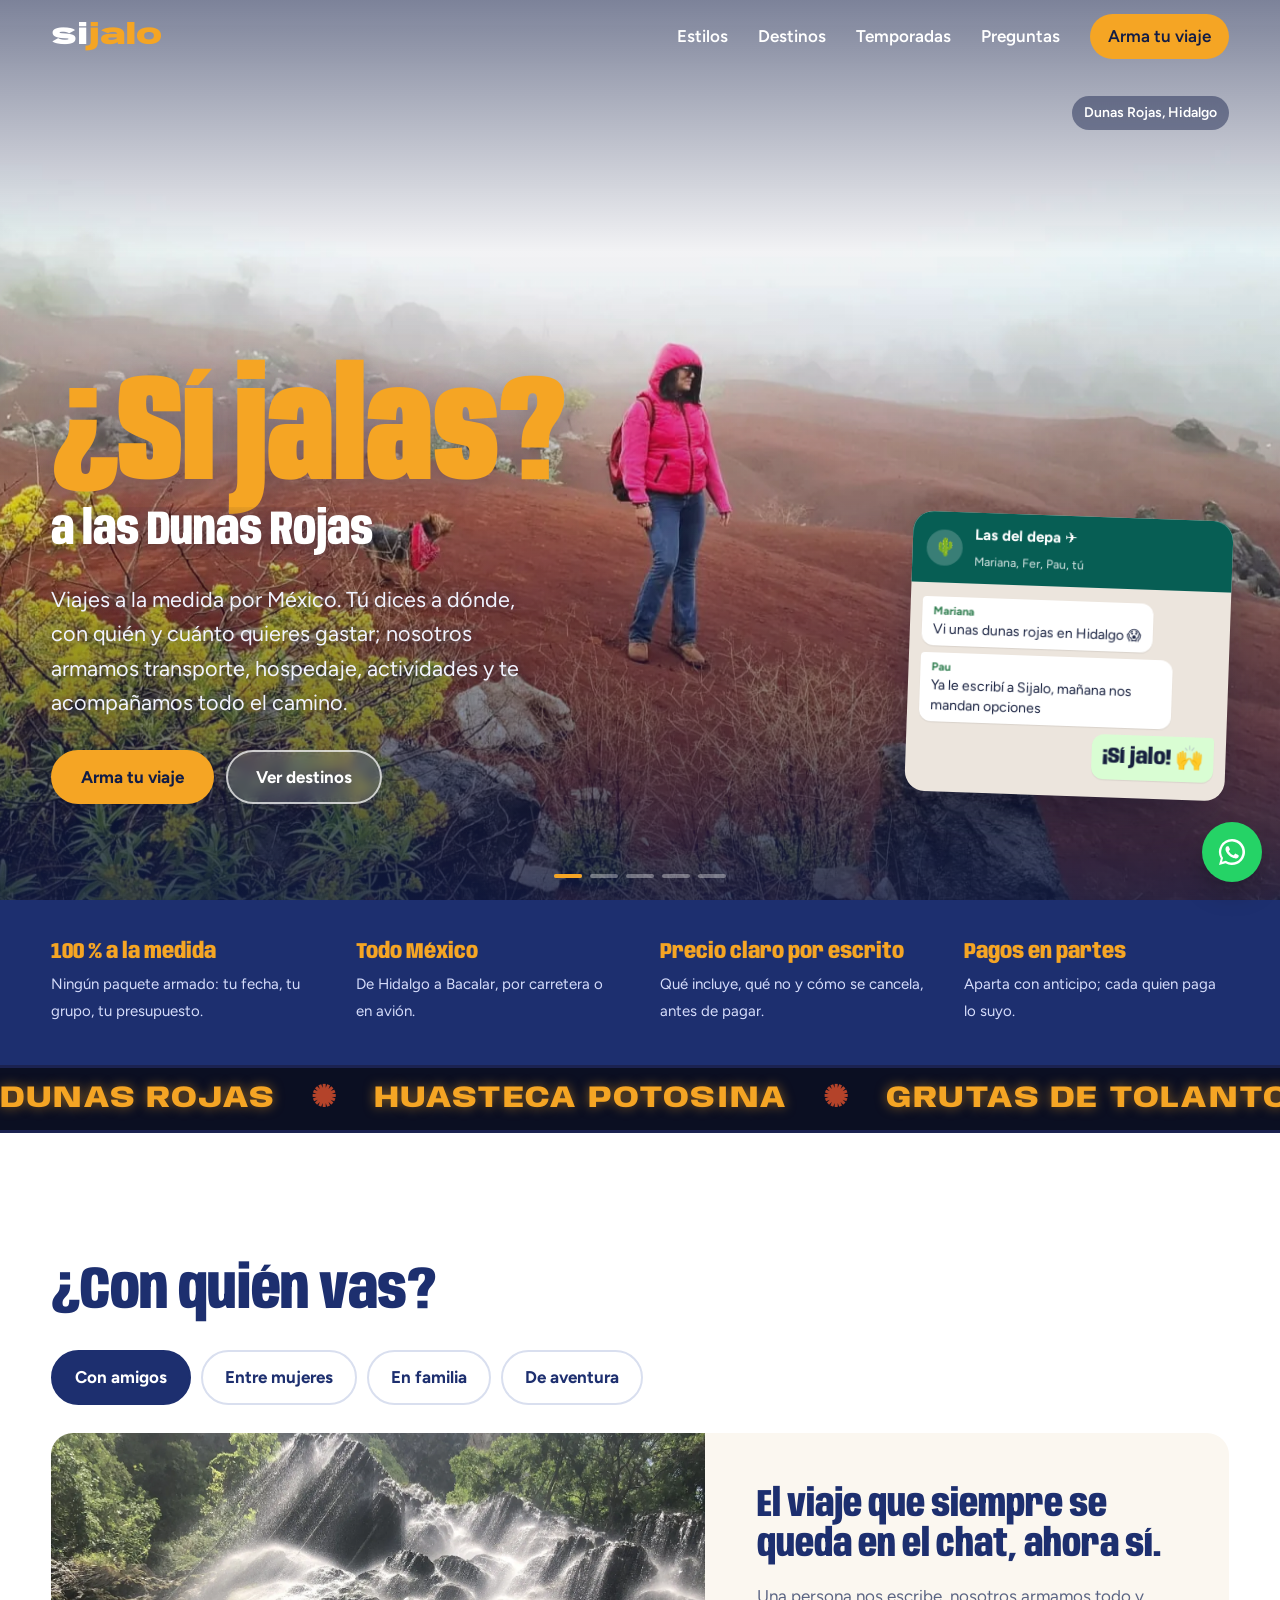
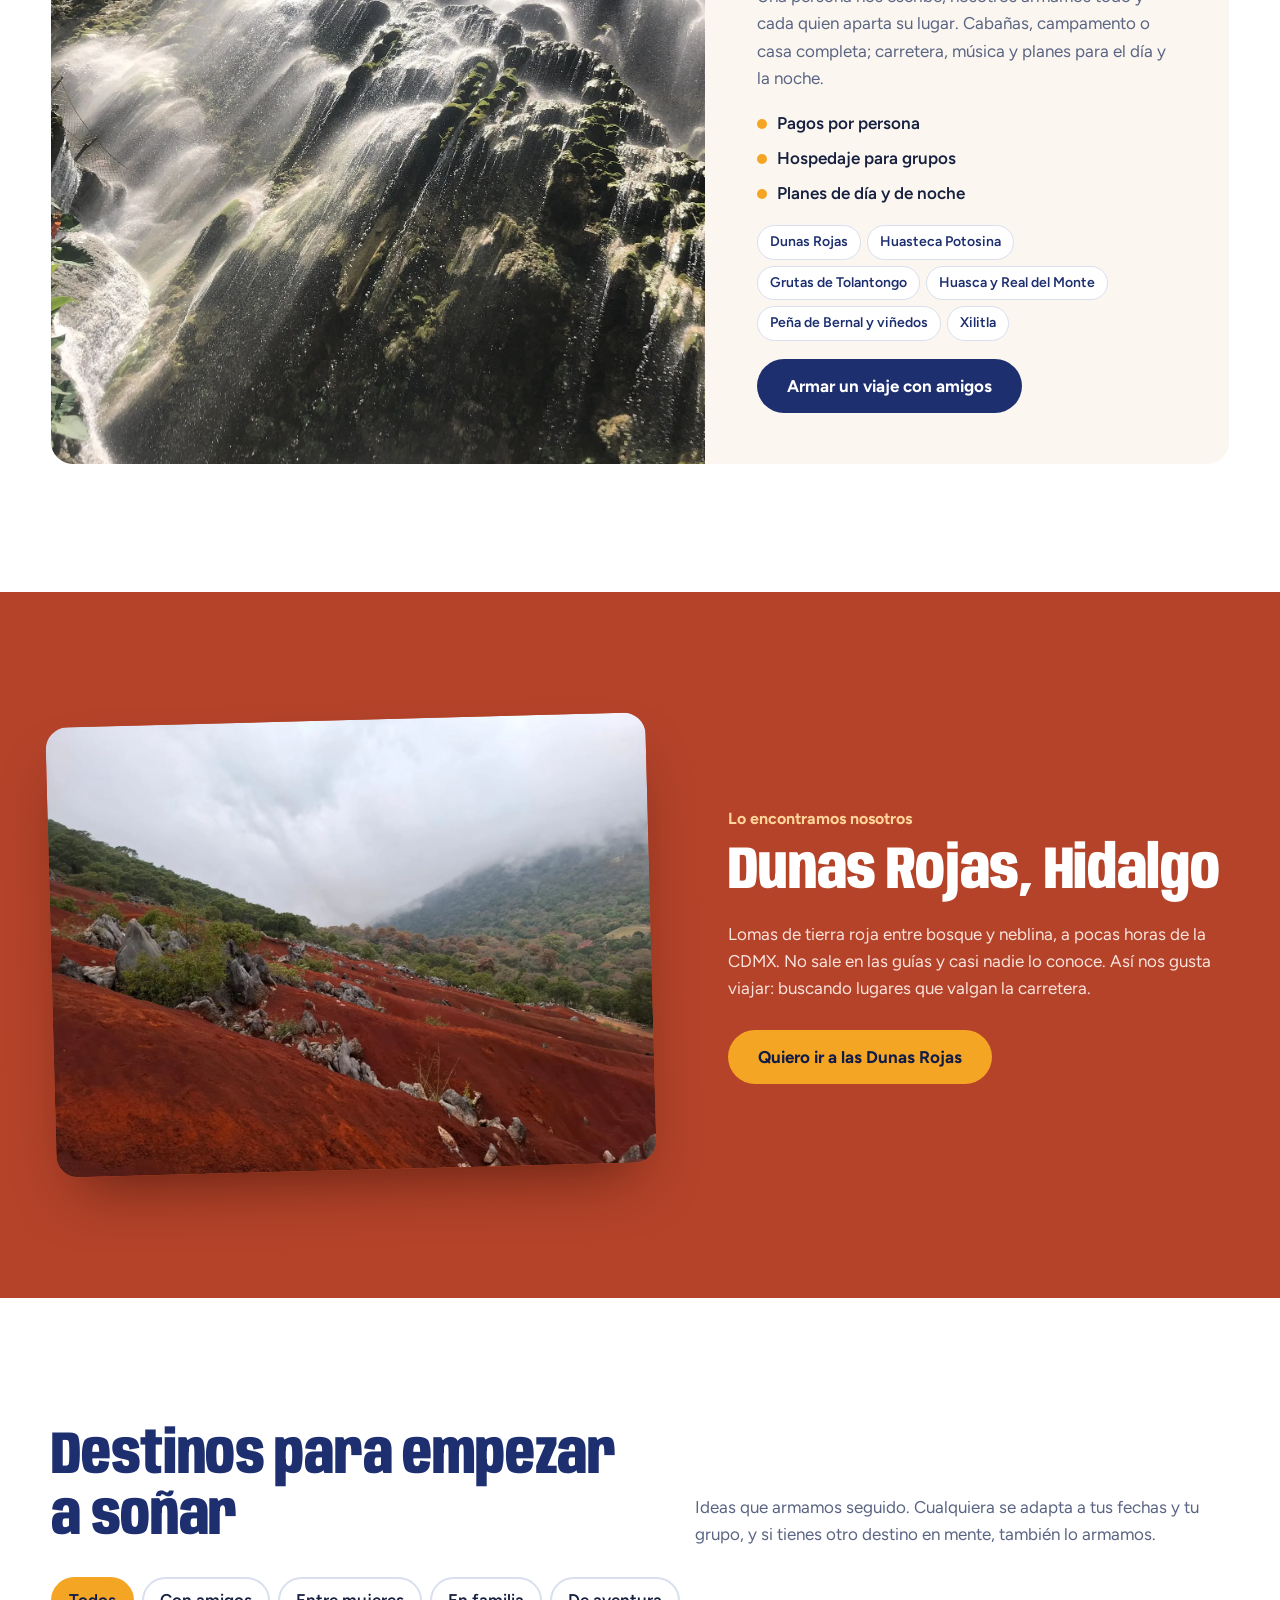
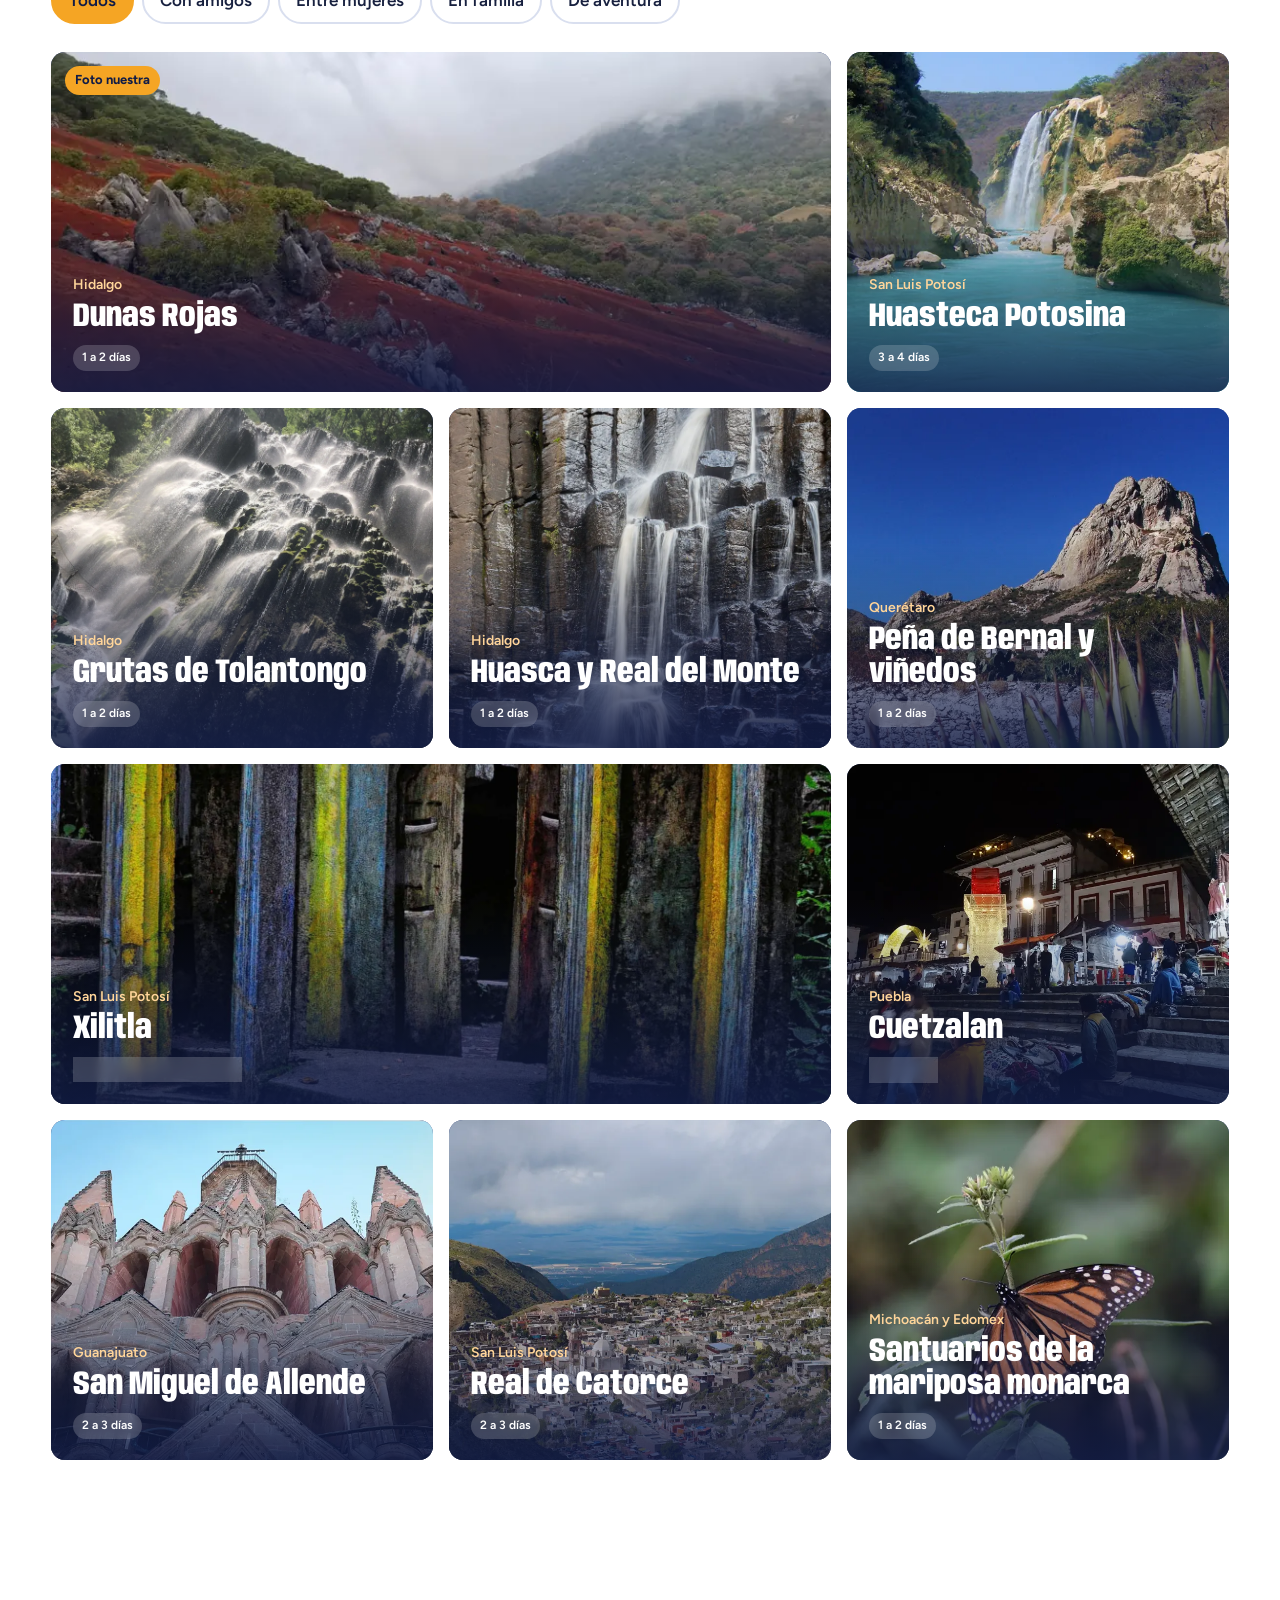
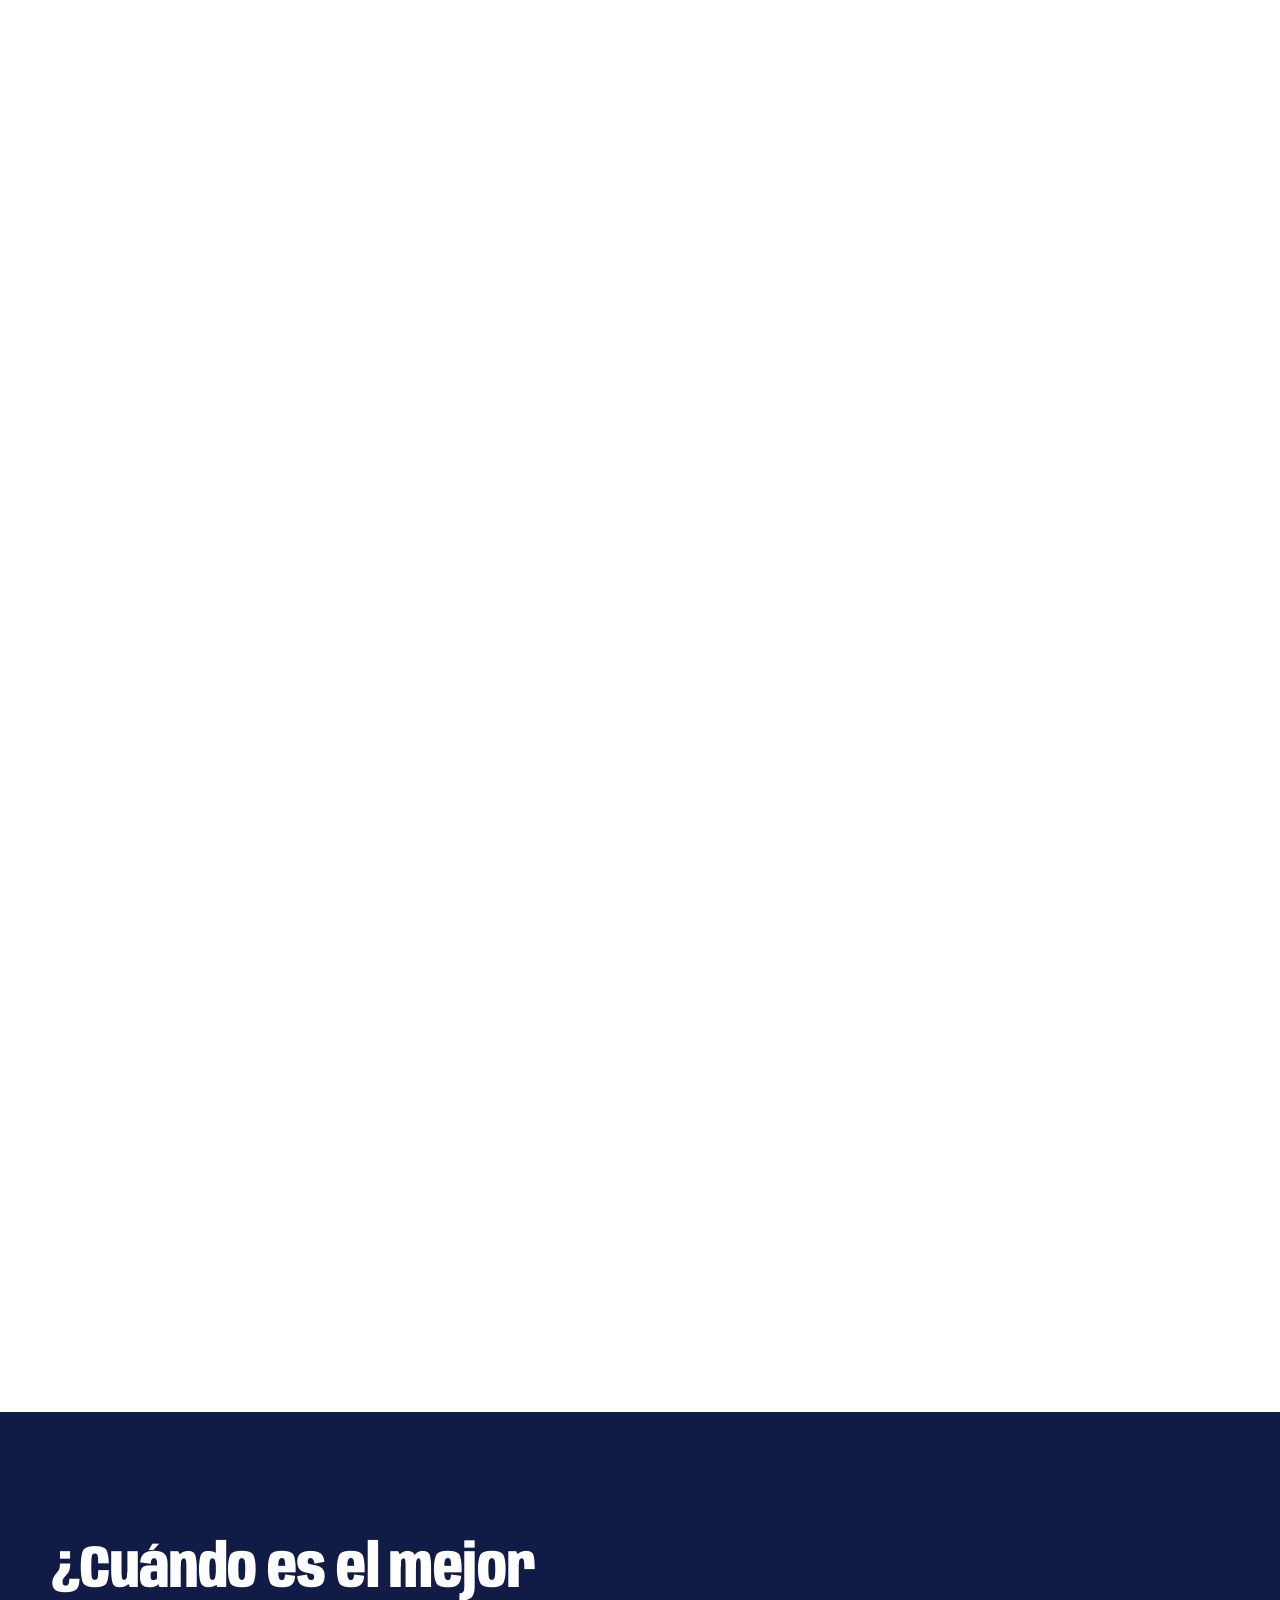
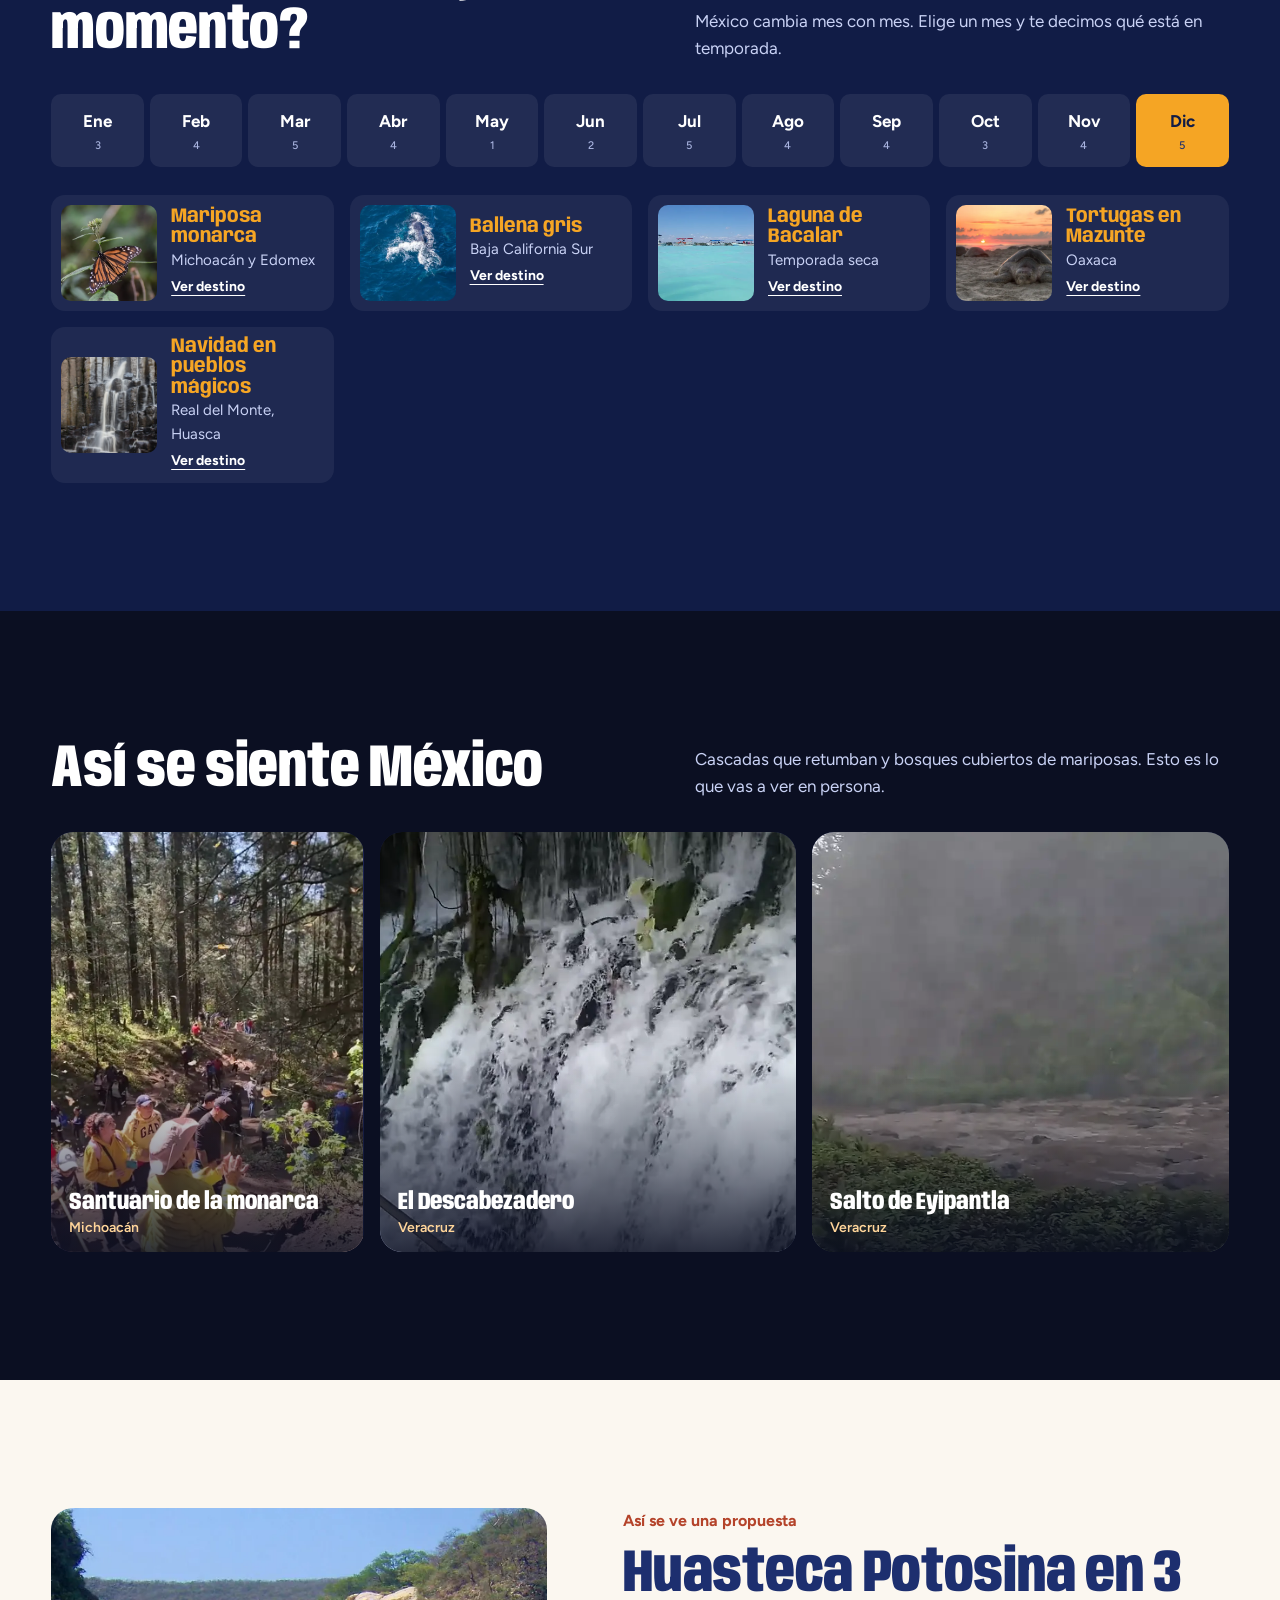
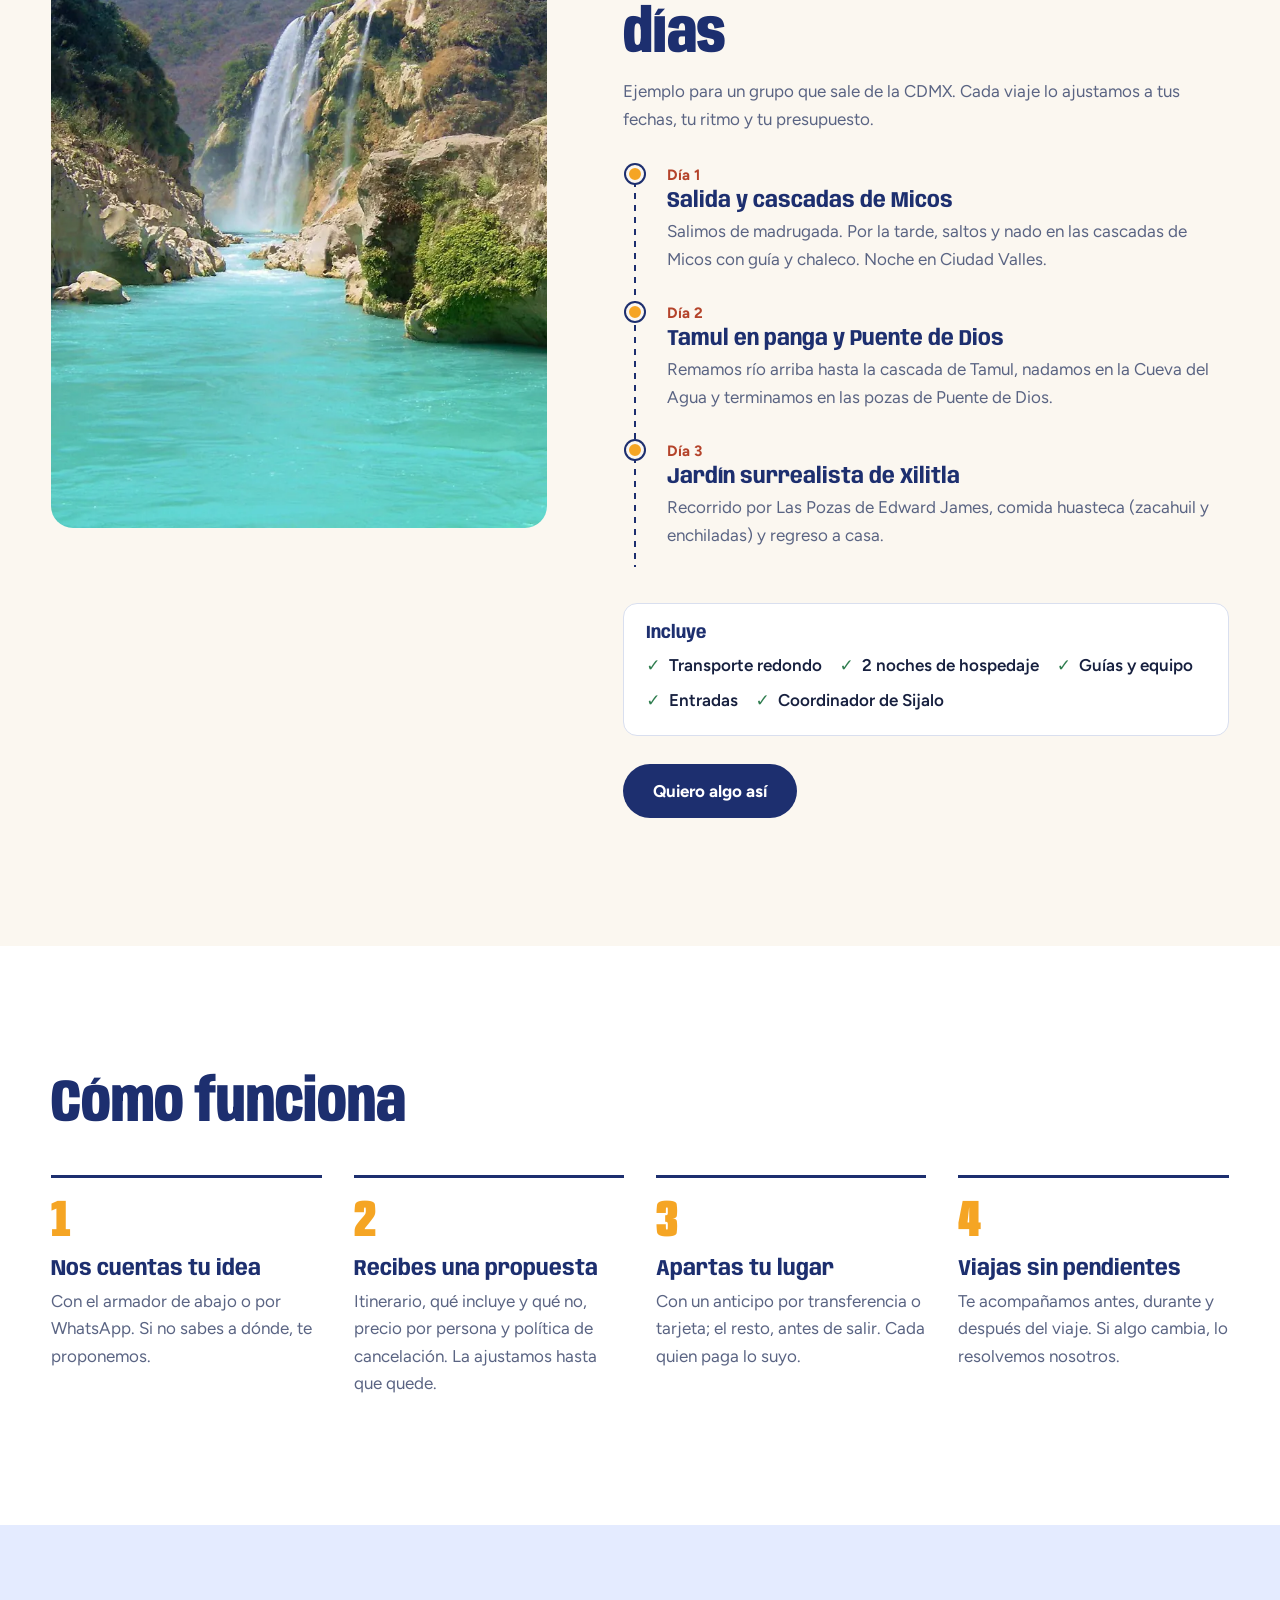
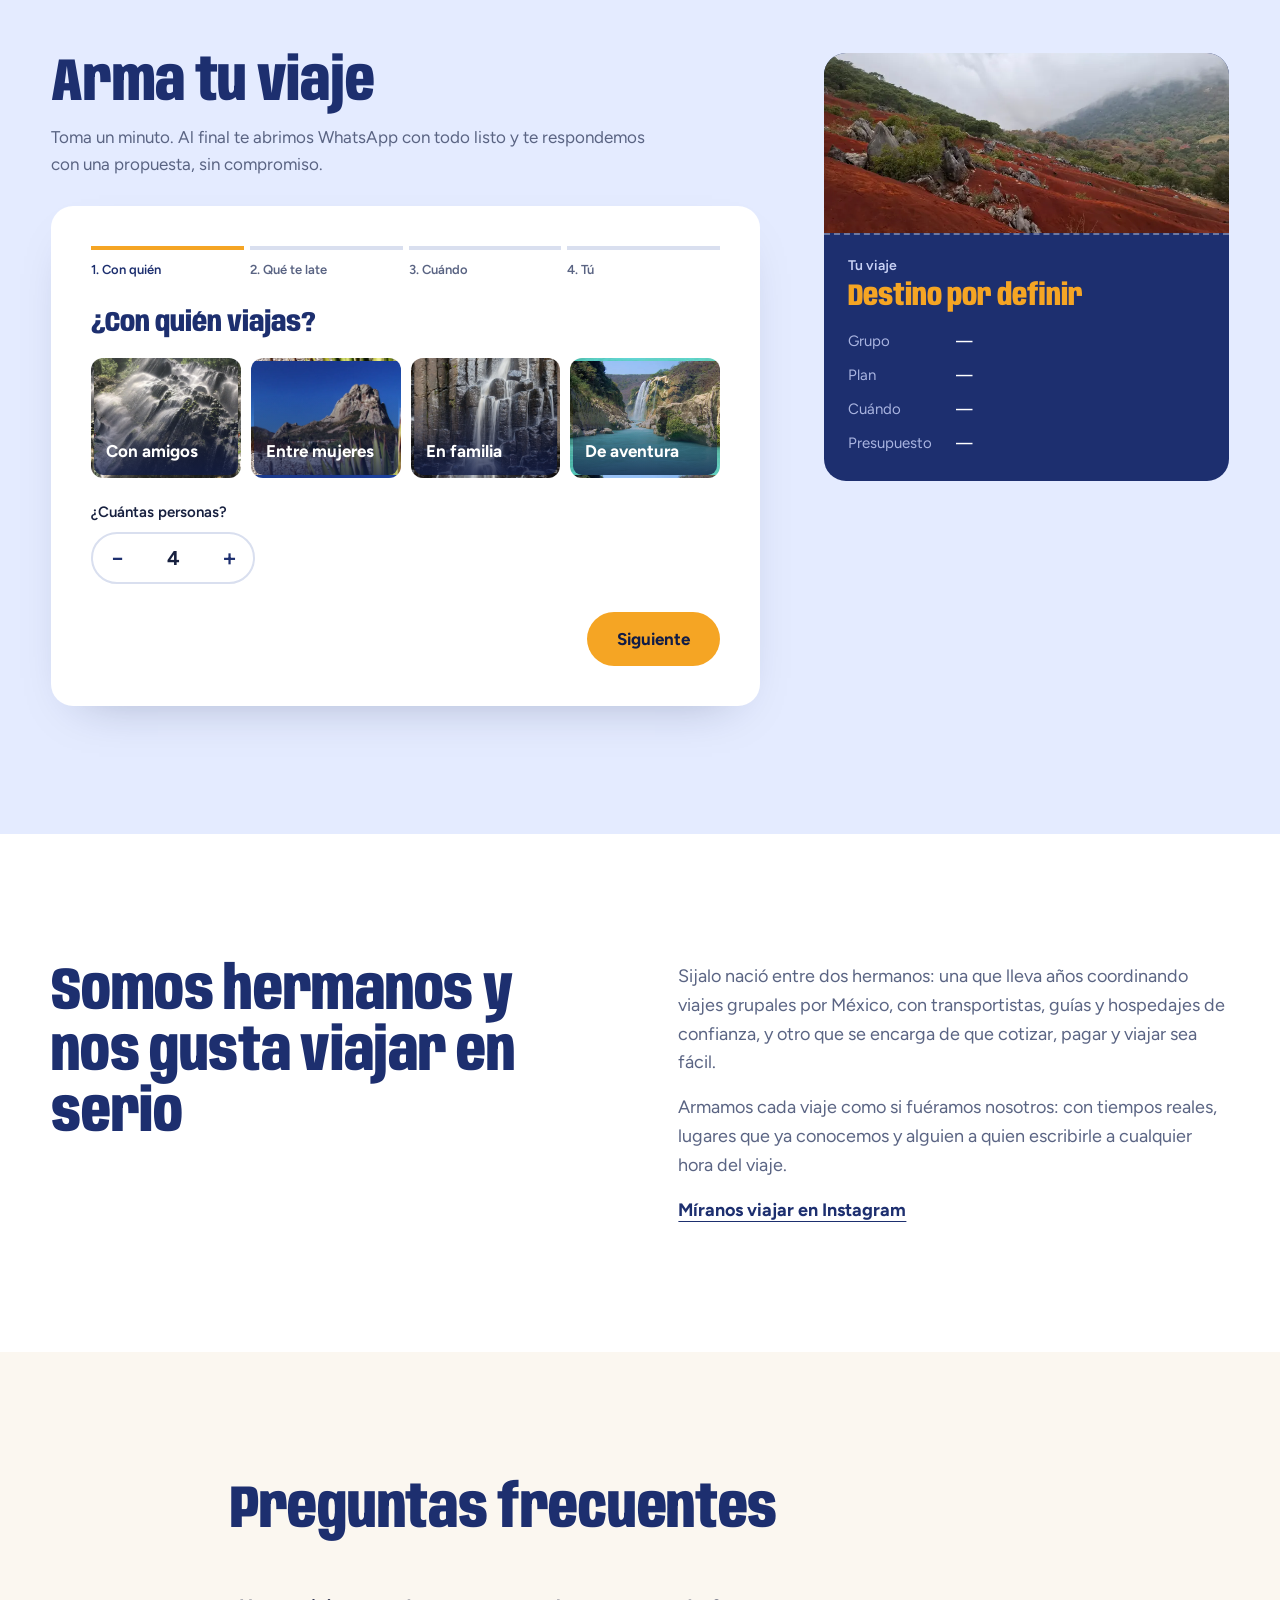
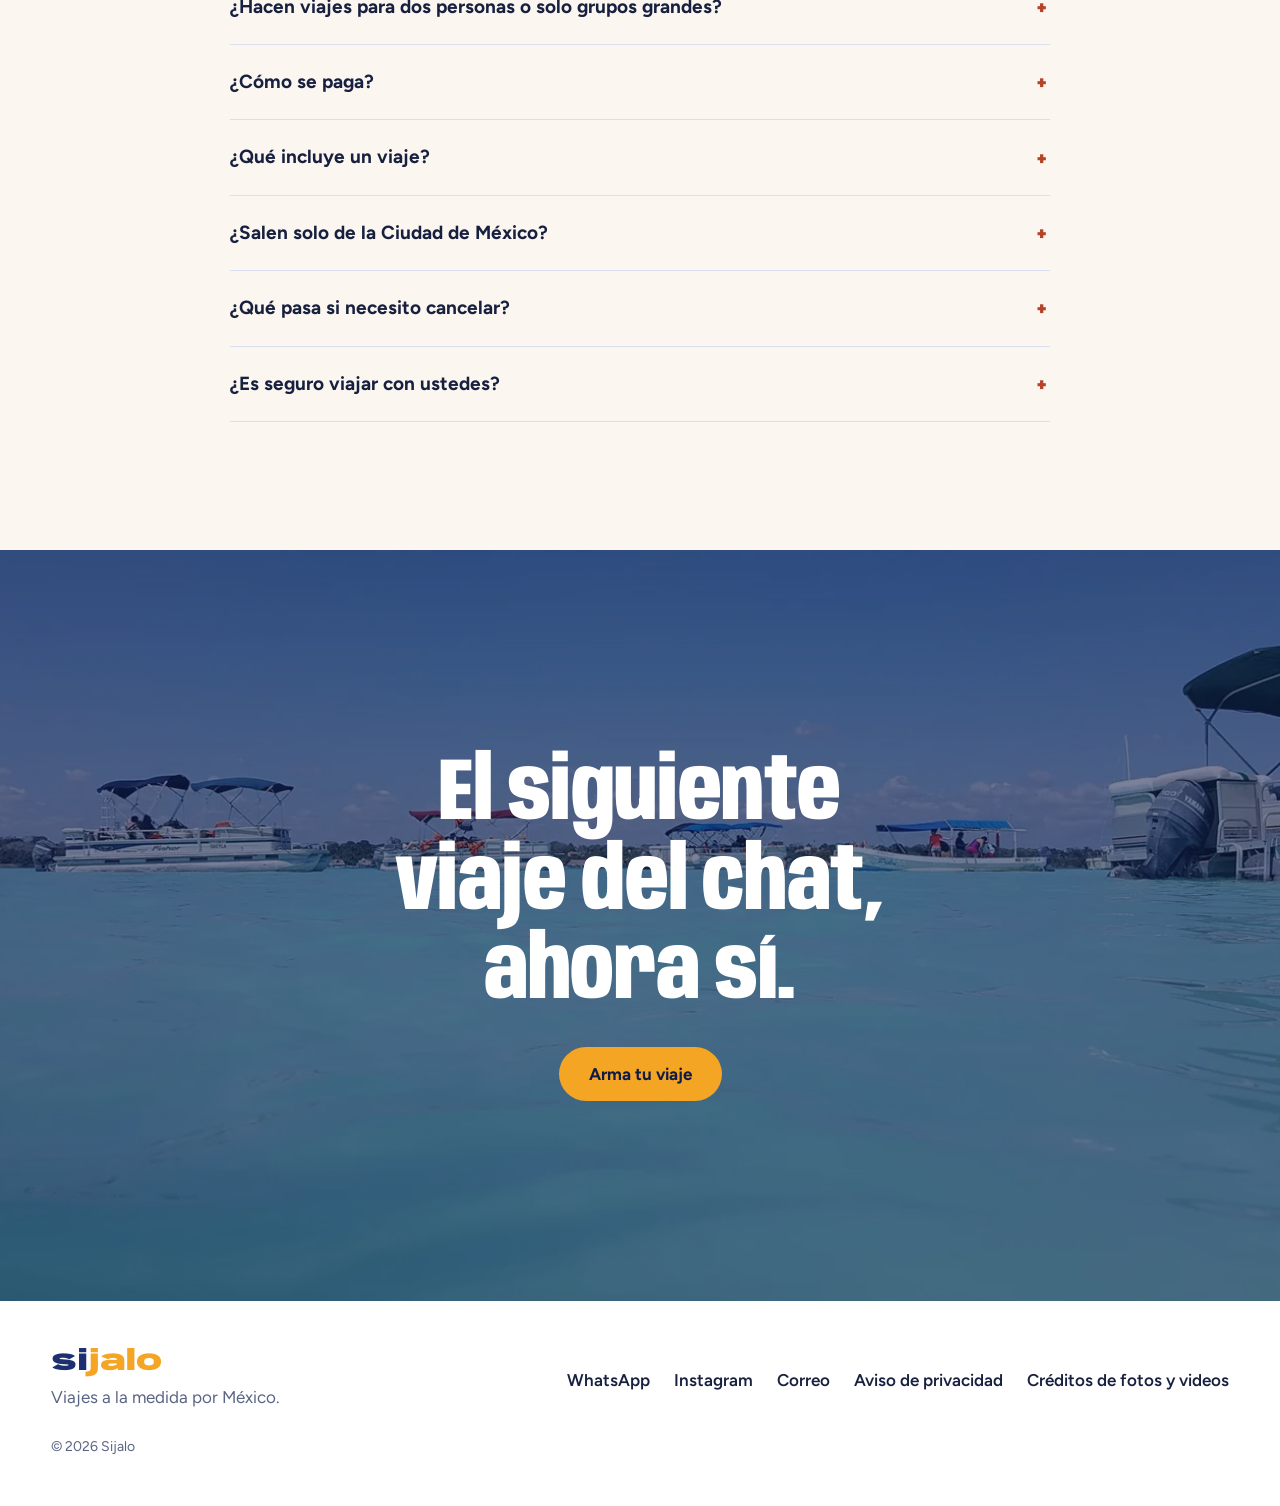
<file: index.html>
<!doctype html>
<html lang="es-MX">
<head>
  <meta charset="utf-8">
  <meta name="viewport" content="width=device-width, initial-scale=1">
  <title>Sijalo, viajes a la medida por México</title>
  <meta name="description" content="Armamos tu viaje por México a la medida: con amigos, entre mujeres, en familia o de aventura. Huasteca, Hidalgo, Oaxaca, Bacalar y más. Cotiza por WhatsApp.">
  <link rel="canonical" href="https://sijalo.com.mx/">
  <meta property="og:title" content="Sijalo: ¿sí jalas?">
  <meta property="og:description" content="Viajes a la medida por México. Tú dices a dónde; nosotros lo armamos.">
  <meta property="og:url" content="https://sijalo.com.mx/">
  <meta property="og:image" content="https://sijalo.com.mx/img/dunas-viajera.webp">
  <meta property="og:type" content="website">
  <meta property="og:locale" content="es_MX">
  <meta name="theme-color" content="#1d2f6f">
  <link rel="icon" href="favicon.svg" type="image/svg+xml">
  <link rel="preload" as="image" href="img/dunas-viajera.webp" imagesrcset="img/dunas-viajera-s.webp 800w, img/dunas-viajera.webp 1600w" imagesizes="100vw">
  <link rel="preconnect" href="https://fonts.googleapis.com">
  <link rel="preconnect" href="https://fonts.gstatic.com" crossorigin>
  <link href="https://fonts.googleapis.com/css2?family=Anybody:wdth,wght@50..150,500..900&family=Figtree:wght@400;500;600;700&display=swap" rel="stylesheet">
  <link rel="stylesheet" href="styles.css">
  <script src="config.js"></script>
  <script src="data.js"></script>
  <!-- Analytics: Umami Cloud (no cookies). Uncomment and set the website id once the account exists.
  <script defer src="https://cloud.umami.is/script.js" data-website-id="UMAMI_WEBSITE_ID"></script>
  -->
  <script type="application/ld+json">
  {"@context":"https://schema.org","@type":"TravelAgency","name":"Sijalo","url":"https://sijalo.com.mx/","image":"https://sijalo.com.mx/img/dunas-viajera.webp","areaServed":{"@type":"Country","name":"México"},"description":"Viajes a la medida por México: con amigos, entre mujeres, en familia y de aventura."}
  </script>
</head>
<body>
  <a class="skip" href="#arma">Ir a armar mi viaje</a>

  <header class="top" id="top">
    <a class="logo" href="/" aria-label="Sijalo, inicio">si<span>jalo</span></a>
    <nav aria-label="Principal">
      <a href="#estilos">Estilos</a>
      <a href="#destinos">Destinos</a>
      <a href="#temporadas">Temporadas</a>
      <a href="#preguntas">Preguntas</a>
      <a class="nav-cta" href="#arma" data-umami-event="nav-arma">Arma tu viaje</a>
    </nav>
  </header>

  <main>
    <!-- HERO -->
    <section class="hero" aria-labelledby="hero-title">
      <div class="hero-bg" id="hero-slides">
        <img class="slide on" src="img/dunas-viajera.webp" srcset="img/dunas-viajera-s.webp 800w, img/dunas-viajera.webp 1600w" sizes="100vw" alt="Viajera con chamarra rosa caminando entre las Dunas Rojas de Hidalgo, con neblina" fetchpriority="high" data-place="Dunas Rojas, Hidalgo" data-to="a las Dunas Rojas">
        <img class="slide" data-src="huasteca" alt="Cascada de Tamul y río turquesa en la Huasteca Potosina" data-place="Cascada de Tamul, San Luis Potosí" data-to="a la Huasteca">
        <img class="slide" data-src="bacalar" alt="Laguna de Bacalar color turquesa con lanchas" data-place="Laguna de Bacalar, Quintana Roo" data-to="a Bacalar">
        <img class="slide" data-src="hierve" alt="Cascada petrificada de Hierve el Agua sobre el valle de Oaxaca" data-place="Hierve el Agua, Oaxaca" data-to="a Oaxaca">
        <img class="slide" data-src="catorce" alt="Pueblo de Real de Catorce entre montañas del desierto" data-place="Real de Catorce, San Luis Potosí" data-to="a Real de Catorce">
      </div>
      <div class="hero-inner">
        <div class="hero-copy">
          <h1 id="hero-title">¿Sí jalas?<span class="sr-only"> Viajes a la medida por México</span></h1>
          <p class="hero-to" aria-hidden="true"><span id="hero-to">a las Dunas Rojas</span></p>
          <p class="lede">Viajes a la medida por México. Tú dices a dónde, con quién y cuánto quieres gastar; nosotros armamos transporte, hospedaje, actividades y te acompañamos todo el camino.</p>
          <div class="hero-actions">
            <a class="btn btn-sun" href="#arma" data-umami-event="hero-arma">Arma tu viaje</a>
            <a class="btn btn-glass" href="#destinos" data-umami-event="hero-destinos">Ver destinos</a>
          </div>
        </div>
        <div class="chat" role="img" aria-label="Ejemplo de un grupo de amigas decidiendo viajar con Sijalo">
          <div class="chat-head">
            <span class="chat-avatar" aria-hidden="true">🌵</span>
            <div><strong>Las del depa ✈️</strong><small>Mariana, Fer, Pau, tú</small></div>
          </div>
          <div class="chat-body">
            <p class="msg in" style="--d:0"><b>Mariana</b>Vi unas dunas rojas en Hidalgo 😱</p>
            <p class="msg in" style="--d:1"><b>Pau</b>Ya le escribí a Sijalo, mañana nos mandan opciones</p>
            <p class="msg out big" style="--d:2">¡Sí jalo! 🙌</p>
          </div>
        </div>
      </div>
      <p class="hero-place" id="hero-place">Dunas Rojas, Hidalgo</p>
      <div class="hero-dots" id="hero-dots" aria-hidden="true"></div>
    </section>

    <!-- PROMISE STRIP -->
    <section class="promise" aria-label="Lo que incluye viajar con Sijalo">
      <ul>
        <li><strong>100 % a la medida</strong><span>Ningún paquete armado: tu fecha, tu grupo, tu presupuesto.</span></li>
        <li><strong>Todo México</strong><span>De Hidalgo a Bacalar, por carretera o en avión.</span></li>
        <li><strong>Precio claro por escrito</strong><span>Qué incluye, qué no y cómo se cancela, antes de pagar.</span></li>
        <li><strong>Pagos en partes</strong><span>Aparta con anticipo; cada quien paga lo suyo.</span></li>
      </ul>
    </section>


    <!-- MARQUEE: bus destination sign -->
    <div class="marquee" aria-hidden="true">
      <div class="marquee-track" id="marquee"></div>
    </div>

    <!-- STYLES (tabs) -->
    <section class="styles" id="estilos" aria-labelledby="styles-title">
      <div class="wrap">
        <h2 id="styles-title">¿Con quién vas?</h2>
        <div class="tabs" role="tablist" aria-label="Estilos de viaje" id="style-tabs"></div>
        <div class="style-panel" id="style-panel" role="tabpanel" aria-live="polite"></div>
      </div>
    </section>

    <!-- FEATURED: our own find -->
    <section class="feature" aria-labelledby="feature-title">
      <div class="wrap feature-grid">
        <figure class="feature-photo">
          <img src="img/dunas-s.webp" srcset="img/dunas-s.webp 800w, img/dunas.webp 1600w" sizes="(min-width: 900px) 55vw, 100vw" alt="Lomas de tierra roja con rocas grises y bosque al fondo en las Dunas Rojas de Hidalgo" loading="lazy">
        </figure>
        <div class="feature-copy">
          <p class="kicker">Lo encontramos nosotros</p>
          <h2 id="feature-title">Dunas Rojas, Hidalgo</h2>
          <p>Lomas de tierra roja entre bosque y neblina, a pocas horas de la CDMX. No sale en las guías y casi nadie lo conoce. Así nos gusta viajar: buscando lugares que valgan la carretera.</p>
          <a class="btn btn-sun" href="#arma" data-pick="dunas" data-umami-event="feature-dunas">Quiero ir a las Dunas Rojas</a>
        </div>
      </div>
    </section>

    <!-- DESTINATIONS -->
    <section class="dest" id="destinos" aria-labelledby="dest-title">
      <div class="wrap">
        <div class="dest-head">
          <h2 id="dest-title">Destinos para empezar a soñar</h2>
          <p>Ideas que armamos seguido. Cualquiera se adapta a tus fechas y tu grupo, y si tienes otro destino en mente, también lo armamos.</p>
        </div>
        <div class="filters" role="group" aria-label="Filtrar destinos por estilo" id="dest-filters"></div>
        <ul class="dest-grid" id="dest-grid"></ul>
      </div>
    </section>

    <!-- SEASONS -->
    <section class="seasons" id="temporadas" aria-labelledby="season-title">
      <div class="wrap">
        <div class="seasons-head">
          <h2 id="season-title">¿Cuándo es el mejor momento?</h2>
          <p>México cambia mes con mes. Elige un mes y te decimos qué está en temporada.</p>
        </div>
        <div class="months" role="tablist" aria-label="Meses" id="months"></div>
        <ul class="season-list" id="season-list" aria-live="polite"></ul>
      </div>
    </section>

    <!-- VIDEO REEL -->
    <section class="reel" aria-labelledby="reel-title">
      <div class="wrap">
        <div class="reel-head">
          <h2 id="reel-title">Así se siente México</h2>
          <p>Cascadas que retumban y bosques cubiertos de mariposas. Esto es lo que vas a ver en persona.</p>
        </div>
        <div class="reel-row">
          <figure class="clip tall">
            <video muted loop playsinline preload="none" poster="img/v-monarca.webp" data-src="video/monarca"></video>
            <figcaption>Santuario de la monarca<span>Michoacán</span></figcaption>
          </figure>
          <figure class="clip">
            <video muted loop playsinline preload="none" poster="img/v-cascada.webp" data-src="video/cascada"></video>
            <figcaption>El Descabezadero<span>Veracruz</span></figcaption>
          </figure>
          <figure class="clip">
            <video muted loop playsinline preload="none" poster="img/v-eyipantla.webp" data-src="video/eyipantla"></video>
            <figcaption>Salto de Eyipantla<span>Veracruz</span></figcaption>
          </figure>
        </div>
      </div>
    </section>

    <!-- ITINERARY EXAMPLE -->
    <section class="itin" aria-labelledby="itin-title">
      <div class="wrap itin-grid">
        <div class="itin-photo">
          <img src="img/huasteca-s.webp" srcset="img/huasteca-s.webp 800w, img/huasteca.webp 1600w" sizes="(min-width: 900px) 40vw, 100vw" alt="Cascada de Tamul cayendo a un río turquesa en la Huasteca Potosina" loading="lazy">
        </div>
        <div class="itin-copy">
          <p class="kicker">Así se ve una propuesta</p>
          <h2 id="itin-title"></h2>
          <p class="itin-note" id="itin-note"></p>
          <ol class="timeline" id="itin-days"></ol>
          <div class="includes">
            <h3>Incluye</h3>
            <ul id="itin-includes"></ul>
          </div>
          <a class="btn btn-anil" href="#arma" data-pick="huasteca" data-umami-event="itin-huasteca">Quiero algo así</a>
        </div>
      </div>
    </section>

    <!-- HOW -->
    <section class="how" aria-labelledby="how-title">
      <div class="wrap">
        <h2 id="how-title">Cómo funciona</h2>
        <ol class="steps">
          <li><h3>Nos cuentas tu idea</h3><p>Con el armador de abajo o por WhatsApp. Si no sabes a dónde, te proponemos.</p></li>
          <li><h3>Recibes una propuesta</h3><p>Itinerario, qué incluye y qué no, precio por persona y política de cancelación. La ajustamos hasta que quede.</p></li>
          <li><h3>Apartas tu lugar</h3><p>Con un anticipo por transferencia o tarjeta; el resto, antes de salir. Cada quien paga lo suyo.</p></li>
          <li><h3>Viajas sin pendientes</h3><p>Te acompañamos antes, durante y después del viaje. Si algo cambia, lo resolvemos nosotros.</p></li>
        </ol>
      </div>
    </section>

    <!-- TRIP BUILDER -->
    <section class="builder" id="arma" aria-labelledby="builder-title">
      <div class="wrap builder-grid">
        <div class="builder-main">
          <h2 id="builder-title">Arma tu viaje</h2>
          <p class="builder-sub">Toma un minuto. Al final te abrimos WhatsApp con todo listo y te respondemos con una propuesta, sin compromiso.</p>

          <form id="builder" novalidate>
            <ol class="progress" aria-label="Pasos">
              <li data-step="0">Con quién</li>
              <li data-step="1">Qué te late</li>
              <li data-step="2">Cuándo</li>
              <li data-step="3">Tú</li>
            </ol>

            <fieldset class="step" data-step="0">
              <legend>¿Con quién viajas?</legend>
              <div class="cards" id="b-styles"></div>
              <label class="field">¿Cuántas personas?
                <div class="stepper">
                  <button type="button" data-dec aria-label="Menos personas">−</button>
                  <input name="personas" type="number" min="1" max="99" value="4" inputmode="numeric">
                  <button type="button" data-inc aria-label="Más personas">+</button>
                </div>
              </label>
            </fieldset>

            <fieldset class="step" data-step="1" hidden>
              <legend>¿Qué te late?</legend>
              <div class="chips" id="b-interests"></div>
              <label class="field">¿Ya tienes un destino en mente?
                <input name="destino" list="b-dest-list" placeholder="Ej. Huasteca Potosina, o déjalo vacío y te proponemos">
                <datalist id="b-dest-list"></datalist>
              </label>
            </fieldset>

            <fieldset class="step" data-step="2" hidden>
              <legend>¿Cuándo y cuánto?</legend>
              <label class="field">Fechas aproximadas
                <input name="fechas" placeholder="Ej. puente de noviembre, o del 12 al 15 de diciembre">
              </label>
              <div class="field">
                <span>Días de viaje</span>
                <div class="chips" id="b-days"></div>
              </div>
              <div class="field">
                <span>Presupuesto por persona</span>
                <div class="chips" id="b-budget"></div>
              </div>
              <label class="field">Salimos desde
                <input name="origen" value="CDMX">
              </label>
            </fieldset>

            <fieldset class="step" data-step="3" hidden>
              <legend>¿A quién le respondemos?</legend>
              <label class="field">Tu nombre
                <input name="nombre" autocomplete="given-name" required>
              </label>
              <label class="field">¿Algo más que debamos saber?
                <textarea name="notas" rows="3" placeholder="Cumpleaños, niños pequeños, alguien con movilidad limitada, mascota…"></textarea>
              </label>
              <p class="fine">No guardamos lo que escribes aquí: solo armamos el mensaje que tú envías por WhatsApp.</p>
            </fieldset>

            <p class="form-error" id="b-error" role="alert" hidden></p>
            <div class="builder-nav">
              <button type="button" class="btn btn-ghost" id="b-back" hidden>Atrás</button>
              <button type="button" class="btn btn-sun" id="b-next">Siguiente</button>
              <button type="submit" class="btn btn-sun" id="b-send" hidden>Enviar por WhatsApp</button>
            </div>
          </form>
        </div>

        <aside class="ticket" aria-label="Resumen de tu viaje">
          <div class="ticket-img"><img id="t-img" src="img/dunas-s.webp" alt=""></div>
          <div class="ticket-body">
            <p class="ticket-label">Tu viaje</p>
            <p class="ticket-dest" id="t-dest">Destino por definir</p>
            <dl>
              <div><dt>Grupo</dt><dd id="t-who">—</dd></div>
              <div><dt>Plan</dt><dd id="t-what">—</dd></div>
              <div><dt>Cuándo</dt><dd id="t-when">—</dd></div>
              <div><dt>Presupuesto</dt><dd id="t-budget">—</dd></div>
            </dl>
          </div>
        </aside>
      </div>
    </section>

    <!-- ABOUT -->
    <section class="about" aria-labelledby="about-title">
      <div class="wrap about-grid">
        <div>
          <h2 id="about-title">Somos hermanos y nos gusta viajar en serio</h2>
        </div>
        <div class="about-copy">
          <p>Sijalo nació entre dos hermanos: una que lleva años coordinando viajes grupales por México, con transportistas, guías y hospedajes de confianza, y otro que se encarga de que cotizar, pagar y viajar sea fácil.</p>
          <p>Armamos cada viaje como si fuéramos nosotros: con tiempos reales, lugares que ya conocemos y alguien a quien escribirle a cualquier hora del viaje.</p>
          <a class="link" id="ig-about" href="#" rel="noopener" data-umami-event="about-instagram">Míranos viajar en Instagram</a>
        </div>
      </div>
    </section>

    <!-- FAQ -->
    <section class="faq" id="preguntas" aria-labelledby="faq-title">
      <div class="wrap">
        <h2 id="faq-title">Preguntas frecuentes</h2>
        <details>
          <summary>¿Hacen viajes para dos personas o solo grupos grandes?</summary>
          <p>De todo: desde una pareja hasta grupos de más de 40. El precio por persona baja cuando el grupo crece, porque el transporte y el guía se reparten.</p>
        </details>
        <details>
          <summary>¿Cómo se paga?</summary>
          <p>Apartas con un anticipo y liquidas antes de la salida, por transferencia o con tarjeta mediante liga de pago. En grupos, cada persona puede pagar su parte por separado.</p>
        </details>
        <details>
          <summary>¿Qué incluye un viaje?</summary>
          <p>Lo que necesites. Normalmente transporte, hospedaje, entradas, actividades y coordinación. En cada propuesta te decimos por escrito qué incluye y qué no, para que no haya sorpresas.</p>
        </details>
        <details>
          <summary>¿Salen solo de la Ciudad de México?</summary>
          <p>La mayoría de los viajes por carretera salen de la CDMX, pero armamos salidas desde otras ciudades, viajes en avión o nos vemos directo en el destino.</p>
        </details>
        <details>
          <summary>¿Qué pasa si necesito cancelar?</summary>
          <p>Cada propuesta trae su política de cancelación por escrito antes de que pagues, porque depende de los hospedajes y transportes de ese viaje.</p>
        </details>
        <details>
          <summary>¿Es seguro viajar con ustedes?</summary>
          <p>Trabajamos con transporte turístico con permiso y seguro, hospedajes que conocemos y guías locales. Durante el viaje siempre hay alguien de Sijalo localizable.</p>
        </details>
      </div>
    </section>

    <!-- FINAL CTA -->
    <section class="final" aria-labelledby="final-title">
      <img src="img/bacalar-s.webp" srcset="img/bacalar-s.webp 800w, img/bacalar.webp 1600w" sizes="100vw" alt="" loading="lazy">
      <div class="final-inner">
        <h2 id="final-title">El siguiente viaje del chat, ahora sí.</h2>
        <a class="btn btn-sun" href="#arma" data-umami-event="final-arma">Arma tu viaje</a>
      </div>
    </section>
  </main>

  <footer class="foot">
    <div class="foot-brand">
      <span class="logo">si<span>jalo</span></span>
      <p>Viajes a la medida por México.</p>
    </div>
    <ul class="foot-links">
      <li><a class="wa-link" href="#arma" data-umami-event="footer-whatsapp" data-wa-text="Hola, quiero información de Sijalo">WhatsApp</a></li>
      <li><a id="ig-link" href="#" rel="noopener" data-umami-event="footer-instagram">Instagram</a></li>
      <li><a id="mail-link" href="#">Correo</a></li>
      <li><a href="privacidad.html">Aviso de privacidad</a></li>
      <li><a href="creditos.html">Créditos de fotos y videos</a></li>
    </ul>
    <p class="copy">© <span id="year">2026</span> Sijalo</p>
  </footer>

  <a class="wa-float wa-link" href="#arma" data-wa-text="Hola, quiero cotizar un viaje con Sijalo" data-umami-event="float-whatsapp" aria-label="Escríbenos por WhatsApp">
    <svg viewBox="0 0 32 32" aria-hidden="true"><path fill="currentColor" d="M16 3a13 13 0 0 0-11.2 19.6L3 29l6.6-1.7A13 13 0 1 0 16 3Zm0 23.6c-2 0-4-.6-5.7-1.6l-.4-.2-3.9 1 1-3.8-.2-.4A10.6 10.6 0 1 1 16 26.6Zm5.8-7.9c-.3-.2-1.9-.9-2.2-1-.3-.1-.5-.2-.7.2l-1 1.2c-.2.2-.4.2-.7.1a8.7 8.7 0 0 1-4.3-3.8c-.3-.6.3-.5.9-1.7.1-.2 0-.4 0-.6l-1-2.4c-.3-.6-.5-.5-.7-.5h-.6c-.2 0-.6.1-.9.4-.3.3-1.1 1.1-1.1 2.7s1.2 3.1 1.3 3.4c.2.2 2.3 3.5 5.6 4.9 2.1.9 2.9 1 3.9.8.6-.1 1.9-.8 2.2-1.5.3-.7.3-1.4.2-1.5l-.9-.7Z"/></svg>
  </a>

  <script src="main.js"></script>
</body>
</html>
</file>
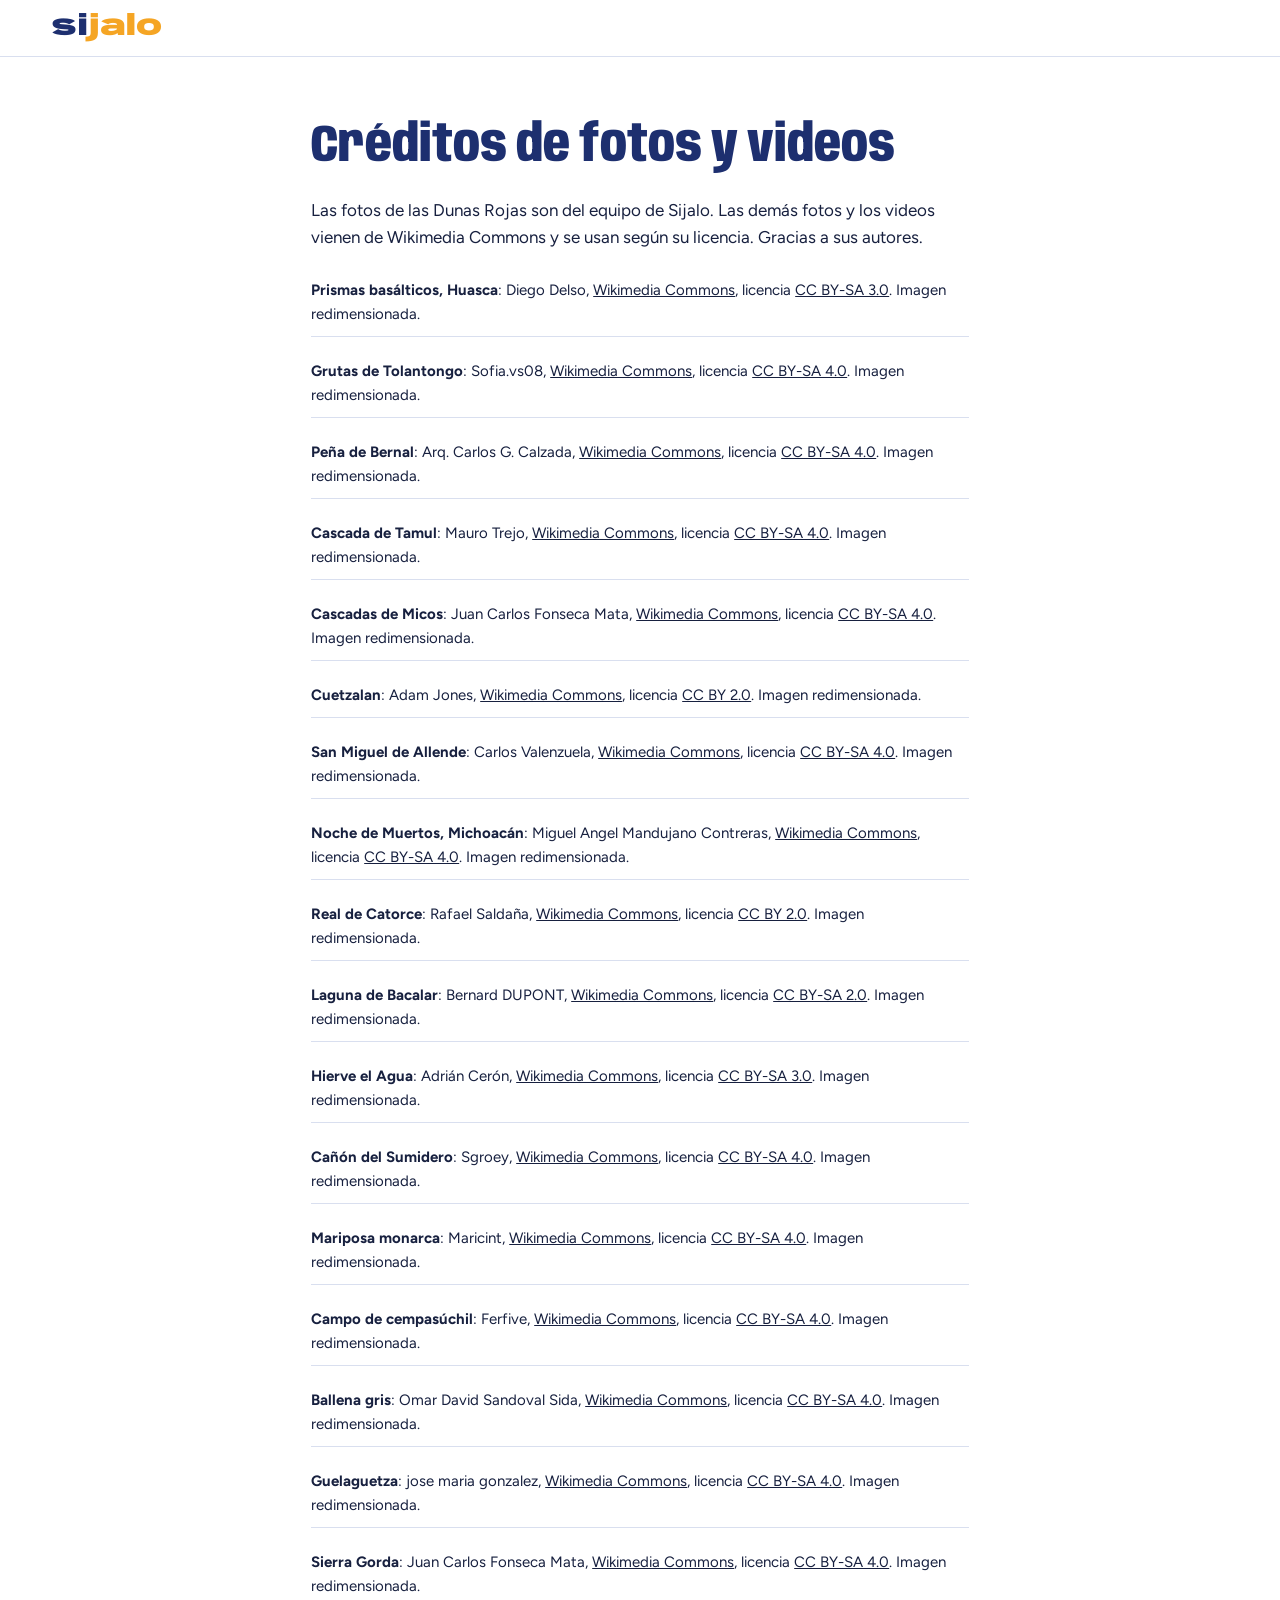
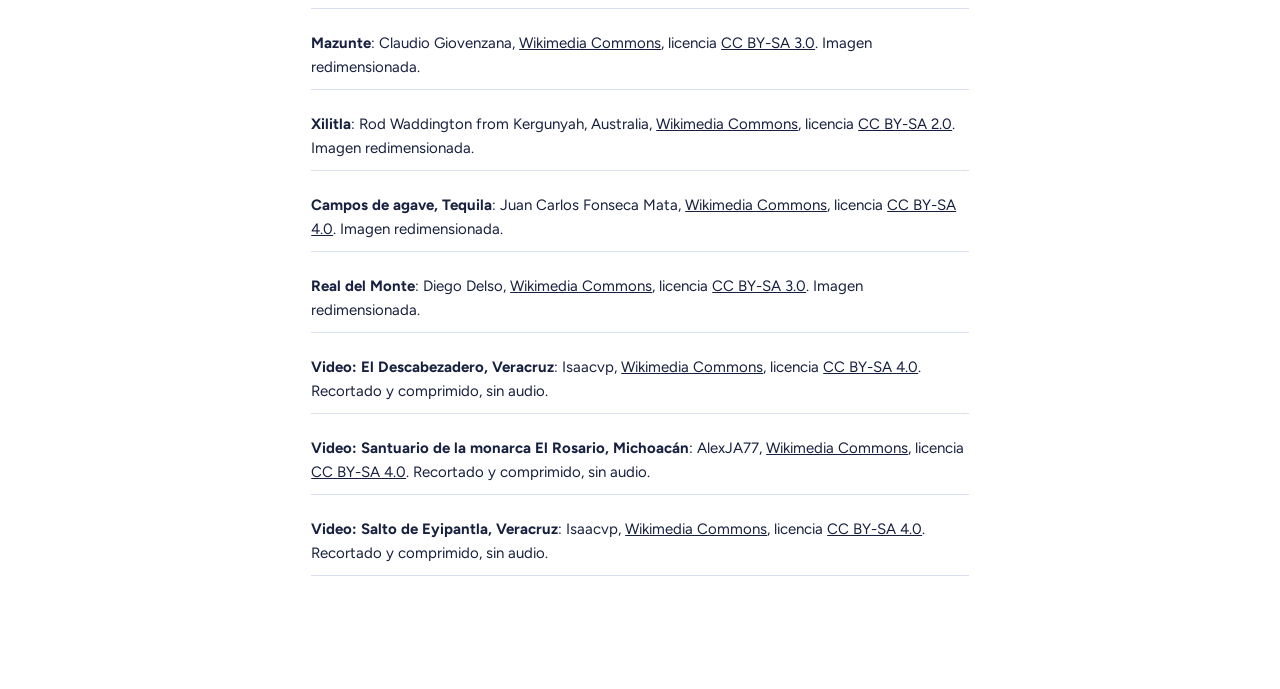
<file: creditos.html>
<!doctype html>
<html lang="es-MX">
<head>
  <meta charset="utf-8">
  <meta name="viewport" content="width=device-width, initial-scale=1">
  <title>Créditos de fotos, Sijalo</title>
  <link rel="icon" href="favicon.svg" type="image/svg+xml">
  <link rel="preconnect" href="https://fonts.googleapis.com">
  <link rel="preconnect" href="https://fonts.gstatic.com" crossorigin>
  <link href="https://fonts.googleapis.com/css2?family=Anybody:wdth,wght@50..150,500..900&family=Figtree:wght@400;500;600;700&display=swap" rel="stylesheet">
  <link rel="stylesheet" href="styles.css">
</head>
<body class="page">
  <header class="top"><a class="logo" href="/" aria-label="Sijalo, inicio">si<span>jalo</span></a></header>
  <main class="legal">
    <h1>Créditos de fotos y videos</h1>
    <p>Las fotos de las Dunas Rojas son del equipo de Sijalo. Las demás fotos y los videos vienen de Wikimedia Commons y se usan según su licencia. Gracias a sus autores.</p>
    <ul class="credits">
      <li><strong>Prismas basálticos, Huasca</strong>: Diego Delso, <a href="https://commons.wikimedia.org/wiki/File:Prismas_Bas%C3%A1lticos,_Huasca_de_Ocampo,_Hidalgo,_M%C3%A9xico,_2013-10-10,_DD_42.JPG" rel="noopener">Wikimedia Commons</a>, licencia <a href="https://creativecommons.org/licenses/by-sa/3.0" rel="noopener">CC BY-SA 3.0</a>. Imagen redimensionada.</li>
      <li><strong>Grutas de Tolantongo</strong>: Sofia.vs08, <a href="https://commons.wikimedia.org/wiki/File:Cascada_Grutas_de_Tolantongo,_Hidalgo.jpg" rel="noopener">Wikimedia Commons</a>, licencia <a href="https://creativecommons.org/licenses/by-sa/4.0" rel="noopener">CC BY-SA 4.0</a>. Imagen redimensionada.</li>
      <li><strong>Peña de Bernal</strong>: Arq. Carlos G. Calzada, <a href="https://commons.wikimedia.org/wiki/File:La_Pe%C3%B1a_de_Bernal.JPG" rel="noopener">Wikimedia Commons</a>, licencia <a href="https://creativecommons.org/licenses/by-sa/4.0" rel="noopener">CC BY-SA 4.0</a>. Imagen redimensionada.</li>
      <li><strong>Cascada de Tamul</strong>: Mauro Trejo, <a href="https://commons.wikimedia.org/wiki/File:Cascada_de_Tamul_vista_desdes_abajo.jpg" rel="noopener">Wikimedia Commons</a>, licencia <a href="https://creativecommons.org/licenses/by-sa/4.0" rel="noopener">CC BY-SA 4.0</a>. Imagen redimensionada.</li>
      <li><strong>Cascadas de Micos</strong>: Juan Carlos Fonseca Mata, <a href="https://commons.wikimedia.org/wiki/File:Cascadas_de_Micos_(Ciudad_Valles)_-_Huasteca_Potosina.jpg" rel="noopener">Wikimedia Commons</a>, licencia <a href="https://creativecommons.org/licenses/by-sa/4.0" rel="noopener">CC BY-SA 4.0</a>. Imagen redimensionada.</li>
      <li><strong>Cuetzalan</strong>: Adam Jones, <a href="https://commons.wikimedia.org/wiki/File:Nighttime_Scene_-_Cuetzalan_del_Progreso_-_Puebla_-_Mexico_-_December_2024.jpg" rel="noopener">Wikimedia Commons</a>, licencia <a href="https://creativecommons.org/licenses/by/2.0" rel="noopener">CC BY 2.0</a>. Imagen redimensionada.</li>
      <li><strong>San Miguel de Allende</strong>: Carlos Valenzuela, <a href="https://commons.wikimedia.org/wiki/File:ParroquiaSanMiguelFacade2019.jpg" rel="noopener">Wikimedia Commons</a>, licencia <a href="https://creativecommons.org/licenses/by-sa/4.0" rel="noopener">CC BY-SA 4.0</a>. Imagen redimensionada.</li>
      <li><strong>Noche de Muertos, Michoacán</strong>: Miguel Angel Mandujano Contreras, <a href="https://commons.wikimedia.org/wiki/File:Noche_de_Muertos_en_Janitzio.jpg" rel="noopener">Wikimedia Commons</a>, licencia <a href="https://creativecommons.org/licenses/by-sa/4.0" rel="noopener">CC BY-SA 4.0</a>. Imagen redimensionada.</li>
      <li><strong>Real de Catorce</strong>: Rafael Saldaña, <a href="https://commons.wikimedia.org/wiki/File:Panor%C3%A1mica_de_Real_de_Catorce.jpg" rel="noopener">Wikimedia Commons</a>, licencia <a href="https://creativecommons.org/licenses/by/2.0" rel="noopener">CC BY 2.0</a>. Imagen redimensionada.</li>
      <li><strong>Laguna de Bacalar</strong>: Bernard DUPONT, <a href="https://commons.wikimedia.org/wiki/File:Boats_at_the_Pirates_Channel_-_Laguna_de_Bacalar.jpg" rel="noopener">Wikimedia Commons</a>, licencia <a href="https://creativecommons.org/licenses/by-sa/2.0" rel="noopener">CC BY-SA 2.0</a>. Imagen redimensionada.</li>
      <li><strong>Hierve el Agua</strong>: Adrián Cerón, <a href="https://commons.wikimedia.org/wiki/File:Hierve_el_agua.JPG" rel="noopener">Wikimedia Commons</a>, licencia <a href="https://creativecommons.org/licenses/by-sa/3.0" rel="noopener">CC BY-SA 3.0</a>. Imagen redimensionada.</li>
      <li><strong>Cañón del Sumidero</strong>: Sgroey, <a href="https://commons.wikimedia.org/wiki/File:Sumidero_Canyon,_Chiapas.jpg" rel="noopener">Wikimedia Commons</a>, licencia <a href="https://creativecommons.org/licenses/by-sa/4.0" rel="noopener">CC BY-SA 4.0</a>. Imagen redimensionada.</li>
      <li><strong>Mariposa monarca</strong>: Maricint, <a href="https://commons.wikimedia.org/wiki/File:Mariposa_Monarca,_El_Rosario,_Michoac%C3%A1n.jpg" rel="noopener">Wikimedia Commons</a>, licencia <a href="https://creativecommons.org/licenses/by-sa/4.0" rel="noopener">CC BY-SA 4.0</a>. Imagen redimensionada.</li>
      <li><strong>Campo de cempasúchil</strong>: Ferfive, <a href="https://commons.wikimedia.org/wiki/File:Campo_de_cempas%C3%BAchil_01.jpg" rel="noopener">Wikimedia Commons</a>, licencia <a href="https://creativecommons.org/licenses/by-sa/4.0" rel="noopener">CC BY-SA 4.0</a>. Imagen redimensionada.</li>
      <li><strong>Ballena gris</strong>: Omar David Sandoval Sida, <a href="https://commons.wikimedia.org/wiki/File:Ballena_gris_con_cria.jpg" rel="noopener">Wikimedia Commons</a>, licencia <a href="https://creativecommons.org/licenses/by-sa/4.0" rel="noopener">CC BY-SA 4.0</a>. Imagen redimensionada.</li>
      <li><strong>Guelaguetza</strong>: jose maria gonzalez, <a href="https://commons.wikimedia.org/wiki/File:Tradici%C3%B3n_Guelaguetza.jpg" rel="noopener">Wikimedia Commons</a>, licencia <a href="https://creativecommons.org/licenses/by-sa/4.0" rel="noopener">CC BY-SA 4.0</a>. Imagen redimensionada.</li>
      <li><strong>Sierra Gorda</strong>: Juan Carlos Fonseca Mata, <a href="https://commons.wikimedia.org/wiki/File:Pe%C3%B1amiller_-_Sierra_Gorda_de_Quer%C3%A9taro_(M%C3%A9xico).jpg" rel="noopener">Wikimedia Commons</a>, licencia <a href="https://creativecommons.org/licenses/by-sa/4.0" rel="noopener">CC BY-SA 4.0</a>. Imagen redimensionada.</li>
      <li><strong>Mazunte</strong>: Claudio Giovenzana, <a href="https://commons.wikimedia.org/wiki/File:Turtle_golfina_escobilla_Oaxaca_Mexico_Claudio_Giovenzana_2010.jpg" rel="noopener">Wikimedia Commons</a>, licencia <a href="https://creativecommons.org/licenses/by-sa/3.0" rel="noopener">CC BY-SA 3.0</a>. Imagen redimensionada.</li>
      <li><strong>Xilitla</strong>: Rod Waddington from Kergunyah, Australia, <a href="https://commons.wikimedia.org/wiki/File:Las_Pozas,_Xilitla_(7344249856).jpg" rel="noopener">Wikimedia Commons</a>, licencia <a href="https://creativecommons.org/licenses/by-sa/2.0" rel="noopener">CC BY-SA 2.0</a>. Imagen redimensionada.</li>
      <li><strong>Campos de agave, Tequila</strong>: Juan Carlos Fonseca Mata, <a href="https://commons.wikimedia.org/wiki/File:Paisaje_agavero_(Tequila,_Jalisco)_2.jpg" rel="noopener">Wikimedia Commons</a>, licencia <a href="https://creativecommons.org/licenses/by-sa/4.0" rel="noopener">CC BY-SA 4.0</a>. Imagen redimensionada.</li>
      <li><strong>Real del Monte</strong>: Diego Delso, <a href="https://commons.wikimedia.org/wiki/File:Parroquia_de_Nuestra_Se%C3%B1ora_de_la_Asunci%C3%B3n,_Real_del_Monte,_Hidalgo,_M%C3%A9xico,_2013-10-10,_DD_07.JPG" rel="noopener">Wikimedia Commons</a>, licencia <a href="https://creativecommons.org/licenses/by-sa/3.0" rel="noopener">CC BY-SA 3.0</a>. Imagen redimensionada.</li>
      <li><strong>Video: El Descabezadero, Veracruz</strong>: Isaacvp, <a href="https://commons.wikimedia.org/wiki/File:Cascada_en_El_Descabezadero,_Actopan,_Veracruz.webm" rel="noopener">Wikimedia Commons</a>, licencia <a href="https://creativecommons.org/licenses/by-sa/4.0" rel="noopener">CC BY-SA 4.0</a>. Recortado y comprimido, sin audio.</li>
      <li><strong>Video: Santuario de la monarca El Rosario, Michoacán</strong>: AlexJA77, <a href="https://commons.wikimedia.org/wiki/File:Santuario_de_la_Mariposa_Monarca_%22El_Rosario%22_(Michoac%C3%A1n,_M%C3%A9xico).webm" rel="noopener">Wikimedia Commons</a>, licencia <a href="https://creativecommons.org/licenses/by-sa/4.0" rel="noopener">CC BY-SA 4.0</a>. Recortado y comprimido, sin audio.</li>
      <li><strong>Video: Salto de Eyipantla, Veracruz</strong>: Isaacvp, <a href="https://commons.wikimedia.org/wiki/File:Video_del_Salto_de_Eyipantla,_Veracruz_en_2018.webm" rel="noopener">Wikimedia Commons</a>, licencia <a href="https://creativecommons.org/licenses/by-sa/4.0" rel="noopener">CC BY-SA 4.0</a>. Recortado y comprimido, sin audio.</li>
    </ul>
  </main>
</body>
</html>
</file>
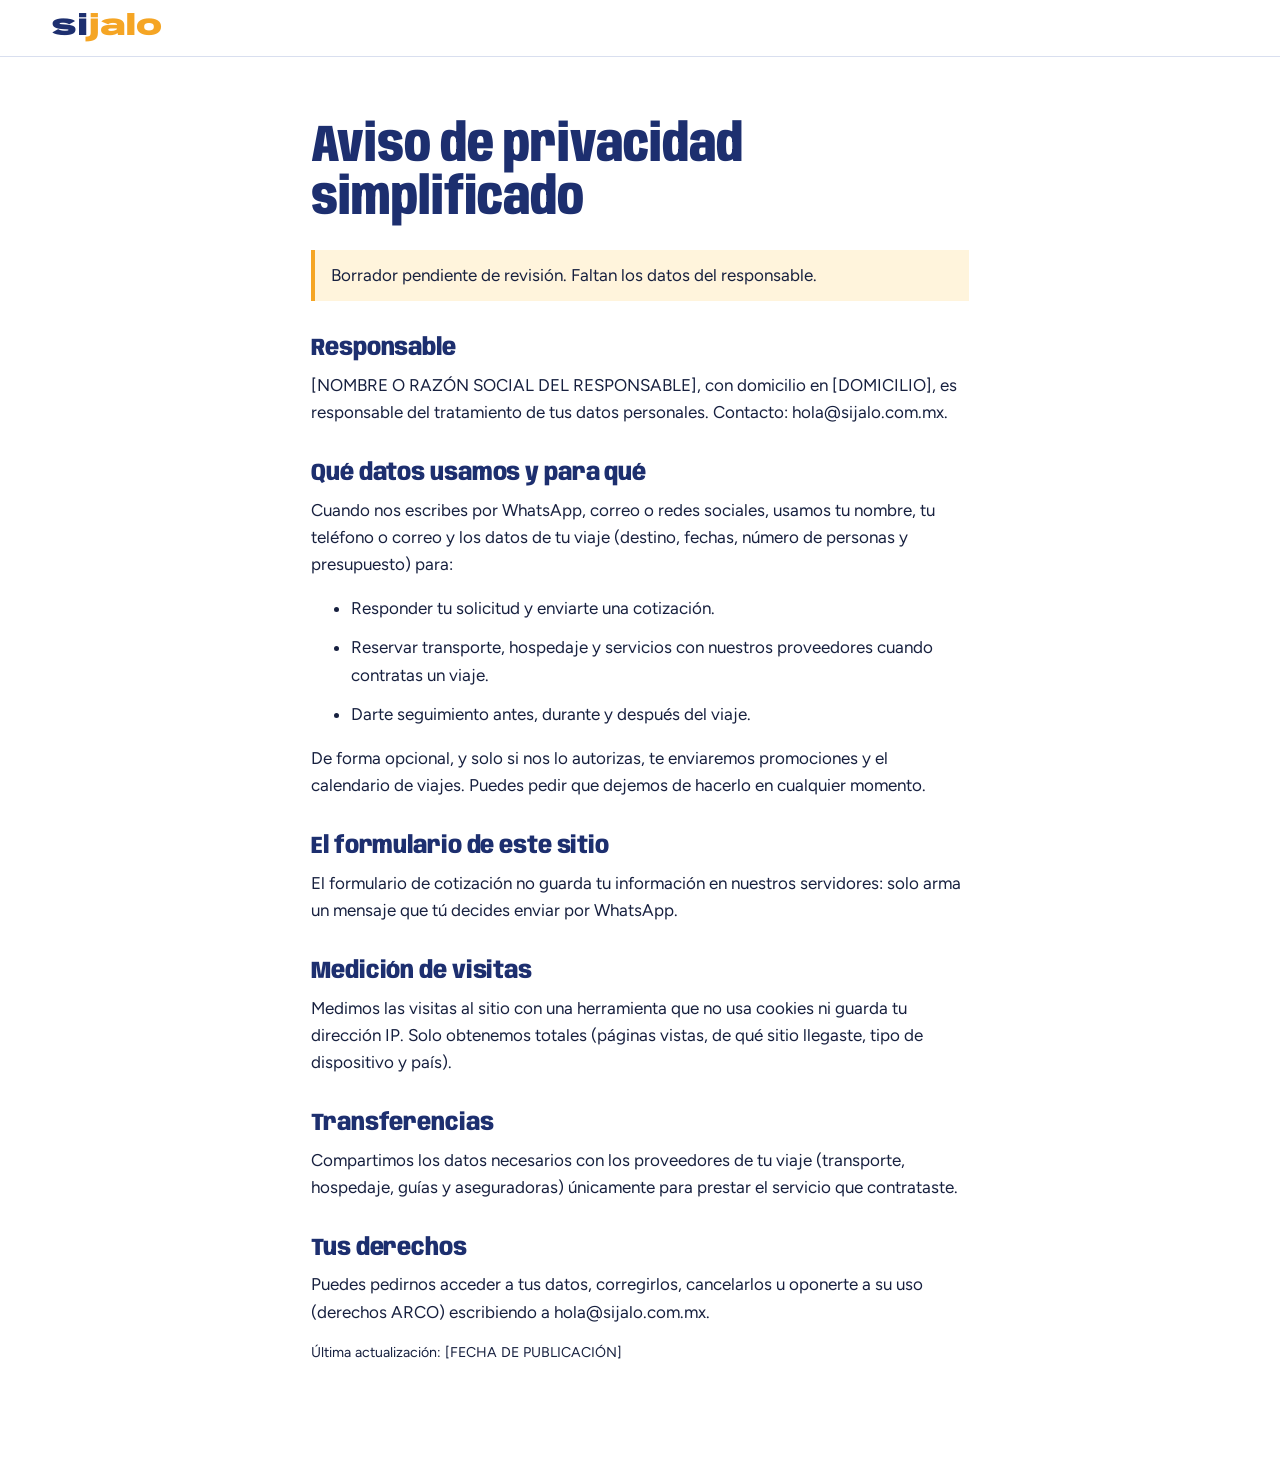
<file: privacidad.html>
<!doctype html>
<html lang="es-MX">
<head>
  <meta charset="utf-8">
  <meta name="viewport" content="width=device-width, initial-scale=1">
  <title>Aviso de privacidad, Sijalo</title>
  <meta name="robots" content="noindex">
  <link rel="icon" href="favicon.svg" type="image/svg+xml">
  <link rel="preconnect" href="https://fonts.googleapis.com">
  <link rel="preconnect" href="https://fonts.gstatic.com" crossorigin>
  <link href="https://fonts.googleapis.com/css2?family=Anybody:wdth,wght@50..150,500..900&family=Figtree:wght@400;500;700&display=swap" rel="stylesheet">
  <link rel="stylesheet" href="styles.css">
</head>
<body class="page">
  <header class="top">
    <a class="logo" href="/" aria-label="Sijalo, inicio">si<span>jalo</span></a>
  </header>
  <main class="legal">
    <h1>Aviso de privacidad simplificado</h1>
    <!-- DRAFT: pending owner approval and responsible-party data. Do not publish without approval. -->
    <p class="draft">Borrador pendiente de revisión. Faltan los datos del responsable.</p>

    <h2>Responsable</h2>
    <p>[NOMBRE O RAZÓN SOCIAL DEL RESPONSABLE], con domicilio en [DOMICILIO], es responsable del tratamiento de tus datos personales. Contacto: hola@sijalo.com.mx.</p>

    <h2>Qué datos usamos y para qué</h2>
    <p>Cuando nos escribes por WhatsApp, correo o redes sociales, usamos tu nombre, tu teléfono o correo y los datos de tu viaje (destino, fechas, número de personas y presupuesto) para:</p>
    <ul>
      <li>Responder tu solicitud y enviarte una cotización.</li>
      <li>Reservar transporte, hospedaje y servicios con nuestros proveedores cuando contratas un viaje.</li>
      <li>Darte seguimiento antes, durante y después del viaje.</li>
    </ul>
    <p>De forma opcional, y solo si nos lo autorizas, te enviaremos promociones y el calendario de viajes. Puedes pedir que dejemos de hacerlo en cualquier momento.</p>

    <h2>El formulario de este sitio</h2>
    <p>El formulario de cotización no guarda tu información en nuestros servidores: solo arma un mensaje que tú decides enviar por WhatsApp.</p>

    <h2>Medición de visitas</h2>
    <p>Medimos las visitas al sitio con una herramienta que no usa cookies ni guarda tu dirección IP. Solo obtenemos totales (páginas vistas, de qué sitio llegaste, tipo de dispositivo y país).</p>

    <h2>Transferencias</h2>
    <p>Compartimos los datos necesarios con los proveedores de tu viaje (transporte, hospedaje, guías y aseguradoras) únicamente para prestar el servicio que contrataste.</p>

    <h2>Tus derechos</h2>
    <p>Puedes pedirnos acceder a tus datos, corregirlos, cancelarlos u oponerte a su uso (derechos ARCO) escribiendo a hola@sijalo.com.mx.</p>

    <p><small>Última actualización: [FECHA DE PUBLICACIÓN]</small></p>
  </main>
</body>
</html>
</file>
<file: styles.css>
:root {
  --anil: #1d2f6f;
  --anil-deep: #111c46;
  --sol: #f5a524;
  --sol-hi: #ffb94a;
  --tierra: #b4432a;
  --nopal: #2f7d4f;
  --cielo: #e4ebff;
  --arena: #fbf7f0;
  --paper: #ffffff;
  --ink: #17203f;
  --muted: #5a6483;
  --line: #d9dfef;
  --display: "Anybody", "Arial Narrow", sans-serif;
  --body: "Figtree", system-ui, sans-serif;
  --gutter: clamp(16px, 4vw, 56px);
  --max: 1200px;
  --r-lg: 22px;
  --r-md: 14px;
}

*, *::before, *::after { box-sizing: border-box; }
[hidden] { display: none !important; }
html { scroll-behavior: smooth; scroll-padding-top: 72px; }
@media (prefers-reduced-motion: reduce) { html { scroll-behavior: auto; } *, *::before, *::after { animation: none !important; transition: none !important; } }

body { margin: 0; background: var(--paper); color: var(--ink); font: 400 1.0625rem/1.6 var(--body); -webkit-font-smoothing: antialiased; }
img { display: block; max-width: 100%; }
h1, h2, h3 { font-family: var(--display); line-height: 1.02; margin: 0; }
h2 { font-size: clamp(2.25rem, 5vw, 3.75rem); font-weight: 800; font-stretch: 72%; color: var(--anil); letter-spacing: -0.005em; }
h3 { font-size: 1.375rem; font-weight: 700; font-stretch: 88%; }
p { margin: 0; }
a { color: inherit; }
button { font: inherit; }
:focus-visible { outline: 3px solid var(--sol); outline-offset: 3px; border-radius: 6px; }

.wrap { max-width: var(--max); margin-inline: auto; }
main > section { padding: clamp(72px, 10vw, 136px) var(--gutter); }
.kicker { font-weight: 700; color: var(--tierra); margin-bottom: 10px; font-size: 1rem; }

.skip { position: absolute; left: -999px; top: 8px; background: var(--sol); padding: 8px 14px; z-index: 50; }
.skip:focus { left: 8px; }

/* Logo */
.logo { font-family: var(--display); font-weight: 900; font-stretch: 130%; font-size: 1.75rem; letter-spacing: -0.02em; text-decoration: none; color: var(--anil); line-height: 1; }
.logo span { color: var(--sol); }

/* Header */
.top {
  position: fixed; inset: 0 0 auto 0; z-index: 30;
  display: flex; align-items: center; justify-content: space-between; gap: 16px;
  padding: 14px var(--gutter);
  transition: background-color .25s ease, box-shadow .25s ease;
}
.top .logo { color: #fff; }
.top nav { display: flex; align-items: center; gap: clamp(14px, 2.4vw, 30px); font-weight: 600; color: #fff; }
.top nav a { text-decoration: none; }
.top nav a:not(.nav-cta):hover { text-decoration: underline; text-underline-offset: 5px; }
.nav-cta { background: var(--sol); color: var(--anil-deep); padding: 9px 18px; border-radius: 999px; }
.top.solid { background: rgba(255,255,255,.96); box-shadow: 0 1px 0 var(--line); backdrop-filter: blur(10px); }
.top.solid .logo, .top.solid nav { color: var(--anil); }
.top.solid .logo span { color: var(--sol); }
@media (max-width: 820px) { .top nav a:not(.nav-cta) { display: none; } }

/* Buttons */
.btn {
  display: inline-flex; align-items: center; justify-content: center; gap: 8px;
  min-height: 54px; padding: 0 28px; border-radius: 999px; border: 2px solid transparent;
  font: 700 1.0625rem var(--body); text-decoration: none; cursor: pointer;
  transition: transform .15s ease, background-color .15s ease, color .15s ease;
}
.btn:active { transform: translateY(1px); }
.btn-sun { background: var(--sol); color: var(--anil-deep); }
.btn-sun:hover { background: var(--sol-hi); }
.btn-anil { background: var(--anil); color: #fff; }
.btn-anil:hover { background: var(--anil-deep); }
.btn-glass { background: rgba(255,255,255,.14); color: #fff; border-color: rgba(255,255,255,.7); backdrop-filter: blur(6px); }
.btn-glass:hover { background: rgba(255,255,255,.24); }
.btn-ghost { background: transparent; color: var(--anil); border-color: var(--line); }
.btn-ghost:hover { border-color: var(--anil); }
.link { color: var(--anil); font-weight: 700; text-underline-offset: 5px; }

/* Hero */
.hero { position: relative; min-height: min(100svh, 980px); display: grid; align-items: end; color: #fff; overflow: hidden; isolation: isolate; padding-top: 120px !important; padding-bottom: clamp(56px, 8vw, 96px) !important; }
.hero-bg { position: absolute; inset: 0; z-index: -1; overflow: hidden; background: var(--anil-deep); }
.hero-bg .slide { position: absolute; inset: 0; width: 100%; height: 100%; object-fit: cover; object-position: 50% 55%; opacity: 0; transform: scale(1.02); transition: opacity 1.4s ease; }
.hero-bg .slide.on { opacity: 1; animation: kenburns 9s ease-out forwards; }
@keyframes kenburns { from { transform: scale(1.02) translate3d(0,0,0); } to { transform: scale(1.14) translate3d(-1.5%, -1%, 0); } }
.sr-only { position: absolute; width: 1px; height: 1px; overflow: hidden; clip: rect(0 0 0 0); white-space: nowrap; }
.hero-to { font: 800 clamp(1.75rem, 4vw, 3rem)/1 var(--display); font-stretch: 70%; color: #fff; margin: -8px 0 22px; height: 1.1em; overflow: hidden; text-shadow: 0 2px 20px rgba(17,28,70,.5); }
.hero-to span { display: inline-block; }
.hero-to span.swap { animation: swapUp .6s cubic-bezier(.2,.8,.2,1); }
@keyframes swapUp { from { transform: translateY(100%); opacity: 0; } }
.hero-dots { position: absolute; left: 50%; bottom: 22px; transform: translateX(-50%); display: flex; gap: 8px; }
.hero-dots i { width: 28px; height: 4px; border-radius: 4px; background: rgba(255,255,255,.35); overflow: hidden; position: relative; }
.hero-dots i.on::after { content: ""; position: absolute; inset: 0; background: var(--sol); transform-origin: left; animation: dot 6.5s linear forwards; }
@keyframes dot { from { transform: scaleX(0); } }
.hero-place { transition: opacity .4s ease; }
.hero::after { content: ""; position: absolute; inset: 0; z-index: -1; background: linear-gradient(180deg, rgba(17,28,70,.55) 0%, rgba(17,28,70,.05) 28%, rgba(17,28,70,.15) 55%, rgba(17,28,70,.82) 100%); }
.hero-inner { width: 100%; max-width: var(--max); margin: 0 auto; display: grid; grid-template-columns: minmax(0, 1fr) auto; gap: 40px; align-items: end; }
.hero h1 {
  font-size: clamp(4.5rem, 13vw, 9.5rem); font-weight: 900; font-stretch: 58%;
  line-height: .84; color: var(--sol); margin-bottom: 14px;
  text-shadow: 0 6px 40px rgba(17,28,70,.35);
}
.lede { font-size: clamp(1.125rem, 1.8vw, 1.35rem); max-width: 36ch; color: #f1f3ff; text-shadow: 0 1px 12px rgba(17,28,70,.5); }
.hero-actions { display: flex; flex-wrap: wrap; gap: 12px; margin-top: 30px; }
.hero-place { position: absolute; right: var(--gutter); top: 96px; font-size: .875rem; font-weight: 600; background: rgba(17,28,70,.45); padding: 6px 12px; border-radius: 999px; backdrop-filter: blur(6px); }

.chat { width: 320px; border-radius: 20px; overflow: hidden; background: #ece5dd; color: var(--ink); box-shadow: 0 30px 60px -20px rgba(6,12,40,.6); transform: rotate(2deg); margin-bottom: 8px; }
.chat-head { display: flex; gap: 12px; align-items: center; padding: 10px 14px; background: #075e54; color: #fff; }
.chat-head strong { display: block; font-size: .9375rem; }
.chat-head small { opacity: .85; font-size: .75rem; }
.chat-avatar { display: grid; place-items: center; width: 36px; height: 36px; border-radius: 50%; background: rgba(255,255,255,.2); }
.chat-body { display: flex; flex-direction: column; gap: 7px; padding: 14px 12px 18px; }
.msg { max-width: 85%; padding: 7px 11px; border-radius: 12px; font-size: .875rem; line-height: 1.4; box-shadow: 0 1px 1px rgba(0,0,0,.08); animation: pop .4s cubic-bezier(.2,.9,.3,1.3) both; animation-delay: calc(.6s + var(--d) * .7s); }
.msg b { display: block; font-size: .7rem; color: var(--nopal); }
.msg.in { background: #fff; align-self: flex-start; border-top-left-radius: 4px; }
.msg.out { background: #d9fdd3; align-self: flex-end; border-top-right-radius: 4px; }
.msg.big { font-family: var(--display); font-weight: 800; font-size: 1.375rem; font-stretch: 80%; }
@keyframes pop { from { opacity: 0; transform: translateY(10px) scale(.95); } }
@media (max-width: 900px) {
  .hero-inner { grid-template-columns: 1fr; }
  .chat { display: none; }
  .hero-place { top: auto; bottom: 16px; right: 16px; }
}

/* Promise strip */
.promise { background: var(--anil); color: #fff; padding-block: 40px !important; }
.promise ul { list-style: none; margin: 0 auto; padding: 0; max-width: var(--max); display: grid; grid-template-columns: repeat(4, 1fr); gap: 24px 40px; }
.promise strong { display: block; font: 800 1.375rem/1.1 var(--display); font-stretch: 80%; color: var(--sol); margin-bottom: 6px; }
.promise span { color: #d6ddfb; font-size: .9375rem; }
@media (max-width: 900px) { .promise ul { grid-template-columns: 1fr 1fr; } }
@media (max-width: 480px) { .promise ul { grid-template-columns: 1fr; } }

/* Marquee (bus destination sign) */
.marquee { background: #0b0f22; color: var(--sol); overflow: hidden; padding: 16px 0; border-block: 3px solid #1b2250; }
.marquee-track { display: flex; width: max-content; animation: marquee 45s linear infinite; }
.marquee:hover .marquee-track { animation-play-state: paused; }
.marquee-track span { font: 800 clamp(1.25rem, 2.6vw, 1.9rem)/1 var(--display); font-stretch: 115%; letter-spacing: .04em; white-space: nowrap; padding-right: 36px; text-shadow: 0 0 12px rgba(245,165,36,.55); }
.marquee-track span::after { content: "✺"; margin-left: 36px; color: var(--tierra); text-shadow: none; }
@keyframes marquee { to { transform: translateX(-50%); } }

/* Reveal for destination cards */
.js .dcard { opacity: 0; transform: translateY(28px); transition: opacity .7s ease, transform .7s cubic-bezier(.2,.8,.2,1); transition-delay: calc(var(--i, 0) * 70ms); }
.js .dcard.in { opacity: 1; transform: none; }

/* Video reel */
.reel { background: #0b0f22; color: #fff; }
.reel h2 { color: #fff; }
.reel-head { display: grid; grid-template-columns: 1.1fr 1fr; gap: 20px 56px; align-items: end; margin-bottom: 32px; }
.reel-head p { color: #c9d2f5; }
.reel-row { display: grid; grid-template-columns: .75fr 1fr 1fr; gap: 16px; align-items: stretch; }
.clip { margin: 0; position: relative; border-radius: var(--r-lg); overflow: hidden; background: #1b2250; min-height: 420px; }
.clip video { position: absolute; inset: 0; width: 100%; height: 100%; object-fit: cover; }
.clip::after { content: ""; position: absolute; inset: 0; background: linear-gradient(180deg, transparent 55%, rgba(11,15,34,.85)); pointer-events: none; }
.clip figcaption { position: absolute; left: 18px; bottom: 16px; z-index: 1; font: 800 1.5rem/1.05 var(--display); font-stretch: 75%; }
.clip figcaption span { display: block; font: 600 .875rem var(--body); color: #ffd59a; margin-top: 4px; }
@media (max-width: 860px) {
  .reel-head { grid-template-columns: 1fr; }
  .reel-row { grid-template-columns: none; grid-auto-flow: column; grid-auto-columns: 78%; overflow-x: auto; scroll-snap-type: x mandatory; padding-bottom: 8px; margin-inline: calc(var(--gutter) * -1); padding-inline: var(--gutter); }
  .clip { scroll-snap-align: center; min-height: 460px; }
}

/* Styles tabs */
.styles h2 { margin-bottom: 28px; }
.tabs { display: flex; flex-wrap: wrap; gap: 10px; margin-bottom: 28px; }
.tab { border: 2px solid var(--line); background: #fff; color: var(--anil); padding: 12px 22px; border-radius: 999px; font-weight: 700; cursor: pointer; font-size: 1.0625rem; }
.tab:hover { border-color: var(--anil); }
.tab[aria-selected="true"] { background: var(--anil); border-color: var(--anil); color: #fff; }
.style-panel { display: grid; grid-template-columns: minmax(0, 1.25fr) minmax(0, 1fr); border-radius: var(--r-lg); overflow: hidden; background: var(--arena); min-height: 460px; }
.style-photo { position: relative; min-height: 320px; }
.style-photo img { position: absolute; inset: 0; width: 100%; height: 100%; object-fit: cover; animation: fade .5s ease; }
@keyframes fade { from { opacity: 0; } }
.style-copy { padding: clamp(28px, 4vw, 56px); display: flex; flex-direction: column; justify-content: center; gap: 18px; }
.style-copy h3 { font-size: clamp(1.75rem, 3vw, 2.5rem); font-stretch: 72%; font-weight: 800; color: var(--anil); line-height: 1.05; }
.style-copy p { color: var(--muted); max-width: 48ch; }
.perks { list-style: none; padding: 0; margin: 0; display: grid; gap: 8px; }
.perks li { display: flex; gap: 10px; align-items: center; font-weight: 600; }
.perks li::before { content: ""; width: 10px; height: 10px; border-radius: 50%; background: var(--sol); flex: none; }
.style-dests { display: flex; flex-wrap: wrap; gap: 6px; }
.style-dests a { font-size: .875rem; font-weight: 600; padding: 5px 12px; border-radius: 999px; background: #fff; border: 1px solid var(--line); text-decoration: none; color: var(--anil); }
.style-dests a:hover { border-color: var(--anil); }
@media (max-width: 860px) { .style-panel { grid-template-columns: 1fr; } .style-photo { min-height: 260px; } }

/* Feature */
.feature { background: var(--tierra); color: #fff; }
.feature-grid { display: grid; grid-template-columns: minmax(0, 1.2fr) minmax(0, 1fr); gap: clamp(32px, 6vw, 80px); align-items: center; }
.feature-photo { margin: 0; border-radius: var(--r-lg); overflow: hidden; transform: rotate(-1.5deg); box-shadow: 0 30px 60px -24px rgba(40,10,0,.6); }
.feature-photo img { width: 100%; aspect-ratio: 4 / 3; object-fit: cover; }
.feature .kicker { color: #ffd59a; }
.feature h2 { color: #fff; margin-bottom: 18px; }
.feature-copy p:not(.kicker) { color: #fbe3dc; margin-bottom: 28px; max-width: 44ch; }
@media (max-width: 860px) { .feature-grid { grid-template-columns: 1fr; } .feature-photo { transform: none; } }

/* Destinations */
.dest-head { display: grid; grid-template-columns: 1.1fr 1fr; gap: 20px 56px; align-items: end; margin-bottom: 28px; }
.dest-head p { color: var(--muted); max-width: 46ch; }
@media (max-width: 860px) { .dest-head { grid-template-columns: 1fr; } }
.filters { display: flex; flex-wrap: wrap; gap: 8px; margin-bottom: 28px; }
.filter { border: 2px solid var(--line); background: #fff; padding: 8px 16px; border-radius: 999px; font-weight: 600; cursor: pointer; color: var(--ink); }
.filter[aria-pressed="true"] { background: var(--sol); border-color: var(--sol); color: var(--anil-deep); }
.dest-grid { list-style: none; padding: 0; margin: 0; display: grid; grid-template-columns: repeat(12, 1fr); gap: 16px; grid-auto-flow: dense; }
.dcard { grid-column: span 4; position: relative; border-radius: var(--r-md); overflow: hidden; background: var(--anil); min-height: 340px; }
.dcard.wide { grid-column: span 8; }
.dcard button { all: unset; cursor: pointer; position: absolute; inset: 0; display: flex; flex-direction: column; justify-content: flex-end; padding: 22px; color: #fff; }
.dcard button:focus-visible { outline: 3px solid var(--sol); outline-offset: -3px; }
.dcard img { position: absolute; inset: 0; width: 100%; height: 100%; object-fit: cover; transition: transform .6s ease; }
.dcard::after { content: ""; position: absolute; inset: 0; background: linear-gradient(180deg, rgba(17,28,70,0) 40%, rgba(17,28,70,.85) 100%); pointer-events: none; }
.dcard:hover img { transform: scale(1.05); }
.dcard .dc-txt { position: relative; z-index: 1; }
.dcard .dc-state { font-size: .875rem; font-weight: 600; color: #ffd59a; }
.dcard .dc-name { display: block; font: 800 clamp(1.6rem, 2.6vw, 2.1rem)/1 var(--display); font-stretch: 72%; margin-top: 4px; }
.dcard .dc-tags { display: flex; gap: 6px; margin-top: 10px; flex-wrap: wrap; }
.dcard .dc-tags span { font-size: .75rem; font-weight: 600; background: rgba(255,255,255,.18); padding: 3px 9px; border-radius: 999px; backdrop-filter: blur(4px); }
.dcard.own .dc-own { position: absolute; top: 14px; left: 14px; z-index: 1; background: var(--sol); color: var(--anil-deep); font-weight: 700; font-size: .8125rem; padding: 4px 10px; border-radius: 999px; }
.dcard[hidden] { display: none; }
@media (max-width: 960px) { .dcard, .dcard.wide { grid-column: span 6; } }
@media (max-width: 600px) { .dcard, .dcard.wide { grid-column: 1 / -1; min-height: 280px; } }

/* Destination dialog */
.ddialog { border: 0; padding: 0; border-radius: var(--r-lg); width: min(760px, calc(100vw - 32px)); max-height: calc(100svh - 32px); overflow: auto; color: var(--ink); box-shadow: 0 40px 80px -20px rgba(6,12,40,.55); }
.ddialog::backdrop { background: rgba(17,28,70,.6); backdrop-filter: blur(4px); }
.ddialog img { width: 100%; aspect-ratio: 16 / 9; object-fit: cover; }
.dd-body { padding: 28px clamp(20px, 4vw, 40px) 32px; display: grid; gap: 14px; }
.dd-body h3 { font-size: clamp(2rem, 4vw, 2.75rem); font-stretch: 72%; font-weight: 800; color: var(--anil); }
.dd-state { color: var(--tierra); font-weight: 700; }
.dd-facts { display: grid; grid-template-columns: 1fr 1fr; gap: 12px; margin: 6px 0; }
.dd-facts div { background: var(--arena); border-radius: 12px; padding: 12px 14px; }
.dd-facts dt { font-size: .8125rem; color: var(--muted); font-weight: 600; }
.dd-facts dd { margin: 2px 0 0; font-weight: 700; }
.dd-actions { display: flex; flex-wrap: wrap; gap: 10px; margin-top: 6px; }
.dd-close { position: absolute; top: 12px; right: 12px; width: 44px; height: 44px; border-radius: 50%; border: 0; background: rgba(255,255,255,.92); font-size: 1.5rem; cursor: pointer; color: var(--anil); }
.dd-credit { font-size: .75rem; color: var(--muted); }
@media (max-width: 520px) { .dd-facts { grid-template-columns: 1fr; } }

/* Seasons */
.seasons { background: var(--anil-deep); color: #fff; }
.seasons h2 { color: #fff; }
.seasons-head { display: grid; grid-template-columns: 1.1fr 1fr; gap: 20px 56px; align-items: end; margin-bottom: 32px; }
.seasons-head p { color: #c9d2f5; }
@media (max-width: 860px) { .seasons-head { grid-template-columns: 1fr; } }
.months { display: grid; grid-template-columns: repeat(12, 1fr); gap: 6px; margin-bottom: 28px; }
.month { border: 0; background: rgba(255,255,255,.07); color: #fff; padding: 14px 0 12px; border-radius: 10px; cursor: pointer; font-weight: 700; position: relative; }
.month small { display: block; font-weight: 500; font-size: .6875rem; color: #a9b4e0; margin-top: 2px; }
.month:hover { background: rgba(255,255,255,.14); }
.month[aria-selected="true"] { background: var(--sol); color: var(--anil-deep); }
.month[aria-selected="true"] small { color: var(--anil); }
@media (max-width: 760px) { .months { grid-template-columns: repeat(6, 1fr); } }
.season-list { list-style: none; padding: 0; margin: 0; display: grid; grid-template-columns: repeat(auto-fill, minmax(260px, 1fr)); gap: 16px; }
.scard { display: grid; grid-template-columns: 96px 1fr; gap: 14px; align-items: center; background: rgba(255,255,255,.06); border-radius: var(--r-md); padding: 10px; animation: fade .35s ease; }
.scard img { width: 96px; height: 96px; border-radius: 10px; object-fit: cover; }
.scard .ph { width: 96px; height: 96px; border-radius: 10px; background: radial-gradient(circle at 30% 40%, #fff6a6 0 3px, transparent 4px), radial-gradient(circle at 65% 30%, #fff6a6 0 2px, transparent 3px), radial-gradient(circle at 55% 70%, #fff6a6 0 3px, transparent 4px), radial-gradient(circle at 20% 75%, #fff6a6 0 2px, transparent 3px), #10301f; }
.scard h3 { font-size: 1.25rem; color: var(--sol); }
.scard p { color: #c9d2f5; font-size: .9375rem; }
.scard button { all: unset; cursor: pointer; font-weight: 700; font-size: .875rem; color: #fff; text-decoration: underline; text-underline-offset: 4px; margin-top: 4px; display: inline-block; }
.scard button:focus-visible { outline: 2px solid var(--sol); }

/* Itinerary */
.itin { background: var(--arena); }
.itin-grid { display: grid; grid-template-columns: minmax(0, .9fr) minmax(0, 1.1fr); gap: clamp(32px, 6vw, 80px); align-items: start; }
.itin-photo { position: sticky; top: 96px; border-radius: var(--r-lg); overflow: hidden; }
.itin-photo img { width: 100%; aspect-ratio: 4 / 5; object-fit: cover; }
.itin h2 { margin-bottom: 12px; }
.itin-note { color: var(--muted); margin-bottom: 28px; max-width: 52ch; }
.timeline { list-style: none; padding: 0; margin: 0 0 28px; position: relative; }
.timeline::before { content: ""; position: absolute; left: 11px; top: 8px; bottom: 8px; width: 2px; background: repeating-linear-gradient(var(--anil) 0 6px, transparent 6px 12px); }
.timeline li { position: relative; padding: 0 0 26px 44px; }
.timeline li::before { content: ""; position: absolute; left: 3px; top: 4px; width: 18px; height: 18px; border-radius: 50%; background: var(--sol); border: 3px solid var(--arena); box-shadow: 0 0 0 2px var(--anil); }
.timeline .tl-day { font-weight: 700; color: var(--tierra); font-size: .9375rem; }
.timeline h3 { color: var(--anil); margin: 2px 0 6px; }
.timeline p { color: var(--muted); }
.includes { background: #fff; border-radius: var(--r-md); padding: 20px 22px; margin-bottom: 28px; border: 1px solid var(--line); }
.includes h3 { font-size: 1.125rem; margin-bottom: 10px; color: var(--anil); }
.includes ul { list-style: none; padding: 0; margin: 0; display: flex; flex-wrap: wrap; gap: 8px 18px; }
.includes li { display: flex; gap: 8px; align-items: center; font-weight: 600; }
.includes li::before { content: "✓"; color: var(--nopal); font-weight: 900; }
@media (max-width: 860px) { .itin-grid { grid-template-columns: 1fr; } .itin-photo { position: static; } .itin-photo img { aspect-ratio: 16 / 10; } }

/* How */
.how h2 { margin-bottom: 40px; }
.steps { list-style: none; padding: 0; margin: 0; display: grid; grid-template-columns: repeat(4, 1fr); gap: 32px; counter-reset: step; }
.steps li { counter-increment: step; border-top: 3px solid var(--anil); padding-top: 18px; }
.steps li::before { content: counter(step); display: block; font: 900 3.25rem/1 var(--display); font-stretch: 58%; color: var(--sol); margin-bottom: 10px; }
.steps h3 { margin-bottom: 8px; color: var(--anil); }
.steps p { color: var(--muted); }
@media (max-width: 900px) { .steps { grid-template-columns: 1fr 1fr; } }
@media (max-width: 520px) { .steps { grid-template-columns: 1fr; } }

/* Builder */
.builder { background: var(--cielo); }
.builder-grid { display: grid; grid-template-columns: minmax(0, 1.4fr) minmax(0, .8fr); gap: clamp(28px, 5vw, 64px); align-items: start; }
.builder h2 { margin-bottom: 10px; }
.builder-sub { color: var(--muted); margin-bottom: 28px; max-width: 54ch; }
#builder { background: #fff; border-radius: var(--r-lg); padding: clamp(20px, 3.5vw, 40px); box-shadow: 0 20px 50px -30px rgba(17,28,70,.35); }
.progress { list-style: none; padding: 0; margin: 0 0 28px; display: grid; grid-template-columns: repeat(4, 1fr); gap: 6px; counter-reset: p; }
.progress li { counter-increment: p; font-size: .8125rem; font-weight: 600; color: var(--muted); padding-top: 10px; border-top: 4px solid var(--line); }
.progress li::before { content: counter(p) ". "; }
.progress li.done, .progress li.on { border-color: var(--sol); color: var(--anil); }
.step { border: 0; padding: 0; margin: 0; display: grid; gap: 22px; animation: fade .3s ease; }
.step legend { font: 800 1.75rem/1.1 var(--display); font-stretch: 78%; color: var(--anil); margin-bottom: 18px; padding: 0; }
.field { display: grid; gap: 8px; font-weight: 600; font-size: .9375rem; }
.field input, .field textarea { min-height: 52px; padding: 12px 14px; border: 2px solid var(--line); border-radius: 12px; font: 400 1rem var(--body); color: var(--ink); background: #fff; width: 100%; }
.field textarea { resize: vertical; }
.field input:focus, .field textarea:focus { outline: none; border-color: var(--anil); }
.cards { display: grid; grid-template-columns: repeat(4, 1fr); gap: 10px; }
.ocard { position: relative; }
.ocard input { position: absolute; opacity: 0; inset: 0; }
.ocard span { display: flex; flex-direction: column; justify-content: flex-end; height: 120px; border-radius: 12px; overflow: hidden; color: #fff; font-weight: 700; padding: 10px 12px; cursor: pointer; background-size: cover; background-position: center; position: relative; border: 3px solid transparent; }
.ocard span::before { content: ""; position: absolute; inset: 0; background: linear-gradient(180deg, transparent 30%, rgba(17,28,70,.8)); }
.ocard span b { position: relative; }
.ocard input:checked + span { border-color: var(--sol); }
.ocard input:checked + span::after { content: "✓"; position: absolute; top: 8px; right: 8px; width: 26px; height: 26px; border-radius: 50%; background: var(--sol); color: var(--anil-deep); display: grid; place-items: center; font-weight: 900; }
.ocard input:focus-visible + span { outline: 3px solid var(--anil); outline-offset: 2px; }
@media (max-width: 640px) { .cards { grid-template-columns: 1fr 1fr; } }
.chips { display: flex; flex-wrap: wrap; gap: 8px; }
.chip { position: relative; }
.chip input { position: absolute; opacity: 0; inset: 0; }
.chip span { display: inline-block; padding: 10px 16px; border-radius: 999px; border: 2px solid var(--line); cursor: pointer; font-weight: 600; font-size: .9375rem; }
.chip input:checked + span { background: var(--anil); border-color: var(--anil); color: #fff; }
.chip input:focus-visible + span { outline: 3px solid var(--sol); outline-offset: 2px; }
.stepper { display: inline-flex; align-items: center; border: 2px solid var(--line); border-radius: 999px; width: max-content; }
.stepper button { width: 48px; height: 48px; border: 0; background: transparent; font-size: 1.5rem; cursor: pointer; color: var(--anil); border-radius: 50%; }
.stepper input { width: 64px; text-align: center; border: 0; min-height: 48px; font: 700 1.25rem var(--body); color: var(--ink); -moz-appearance: textfield; }
.stepper input::-webkit-inner-spin-button { -webkit-appearance: none; }
.fine { font-size: .875rem; color: var(--muted); font-weight: 400; }
.form-error { color: var(--tierra); font-weight: 600; margin-top: 16px; }
.builder-nav { display: flex; justify-content: space-between; gap: 10px; margin-top: 28px; }
.builder-nav .btn:last-child, .builder-nav #b-next { margin-left: auto; }

.ticket { position: sticky; top: 96px; background: var(--anil); color: #fff; border-radius: var(--r-lg); overflow: hidden; }
.ticket-img { height: 180px; overflow: hidden; }
.ticket-img img { width: 100%; height: 100%; object-fit: cover; transition: opacity .3s ease; }
.ticket-body { padding: 22px 24px 26px; position: relative; }
.ticket-body::before { content: ""; position: absolute; left: 0; right: 0; top: 0; border-top: 2px dashed rgba(255,255,255,.35); }
.ticket-label { font-size: .875rem; color: #c9d2f5; font-weight: 600; }
.ticket-dest { font: 800 1.9rem/1.05 var(--display); font-stretch: 72%; color: var(--sol); margin: 4px 0 16px; }
.ticket dl { margin: 0; display: grid; gap: 10px; }
.ticket dl div { display: grid; grid-template-columns: 100px 1fr; gap: 8px; font-size: .9375rem; }
.ticket dt { color: #a9b4e0; }
.ticket dd { margin: 0; font-weight: 600; }
@media (max-width: 960px) { .builder-grid { grid-template-columns: 1fr; } .ticket { position: static; order: -1; display: none; } }

/* About */
.about-grid { display: grid; grid-template-columns: 1fr 1fr; gap: clamp(28px, 6vw, 80px); align-items: start; }
.about-copy { display: grid; gap: 16px; color: var(--muted); font-size: 1.125rem; }
@media (max-width: 860px) { .about-grid { grid-template-columns: 1fr; } }

/* FAQ */
.faq { background: var(--arena); }
.faq .wrap { max-width: 820px; }
.faq h2 { margin-bottom: 28px; }
.faq details { border-bottom: 1px solid var(--line); }
.faq summary { cursor: pointer; list-style: none; padding: 22px 44px 22px 0; position: relative; font-weight: 700; font-size: 1.1875rem; }
.faq summary::-webkit-details-marker { display: none; }
.faq summary::after { content: "+"; position: absolute; right: 4px; top: 50%; transform: translateY(-50%); font: 700 1.9rem/1 var(--display); color: var(--tierra); transition: transform .2s ease; }
.faq details[open] summary::after { transform: translateY(-50%) rotate(45deg); }
.faq details p { padding: 0 0 22px; color: var(--muted); max-width: 64ch; }

/* Final CTA */
.final { position: relative; overflow: hidden; isolation: isolate; color: #fff; text-align: center; padding-block: clamp(110px, 16vw, 200px) !important; }
.final img { position: absolute; inset: 0; width: 100%; height: 100%; object-fit: cover; z-index: -2; }
.final::after { content: ""; position: absolute; inset: 0; background: rgba(17,28,70,.55); z-index: -1; }
.final-inner { display: grid; justify-items: center; gap: 28px; }
.final h2 { color: #fff; max-width: 14ch; font-size: clamp(2.75rem, 7vw, 5.5rem); }

/* Footer */
.foot { display: grid; grid-template-columns: 1fr auto; gap: 24px; padding: 48px var(--gutter); max-width: calc(var(--max) + 2 * var(--gutter)); margin: 0 auto; }
.foot-brand p { color: var(--muted); margin-top: 6px; }
.foot-links { list-style: none; padding: 0; margin: 0; display: flex; flex-wrap: wrap; gap: 8px 24px; align-self: center; }
.foot-links a { text-decoration: none; font-weight: 600; }
.foot-links a:hover { text-decoration: underline; }
.copy { grid-column: 1 / -1; color: var(--muted); font-size: .875rem; }
@media (max-width: 640px) { .foot { grid-template-columns: 1fr; } }

/* WhatsApp float */
.wa-float { position: fixed; right: 18px; bottom: 18px; z-index: 40; width: 60px; height: 60px; border-radius: 50%; background: #25d366; color: #fff; display: grid; place-items: center; box-shadow: 0 12px 30px -8px rgba(0,0,0,.4); transition: transform .2s ease; }
.wa-float:hover { transform: scale(1.06); }
.wa-float svg { width: 32px; height: 32px; }

/* Legal / credits pages */
.legal { max-width: 760px; margin: 0 auto; padding: 120px var(--gutter) 96px; }
.legal h1 { font-size: clamp(2.25rem, 5vw, 3.25rem); font-stretch: 75%; font-weight: 800; color: var(--anil); margin-bottom: 24px; }
.legal h2 { font-size: 1.5rem; margin: 36px 0 10px; font-stretch: 85%; }
.legal p, .legal li { margin-bottom: 12px; }
.legal .draft { background: #fff4dc; border-left: 4px solid var(--sol); padding: 12px 16px; }
.legal .credits { list-style: none; padding: 0; }
.legal .credits li { border-bottom: 1px solid var(--line); padding: 10px 0; font-size: .9375rem; }
body.page .top { background: #fff; box-shadow: 0 1px 0 var(--line); }
body.page .top .logo { color: var(--anil); }
</file>
